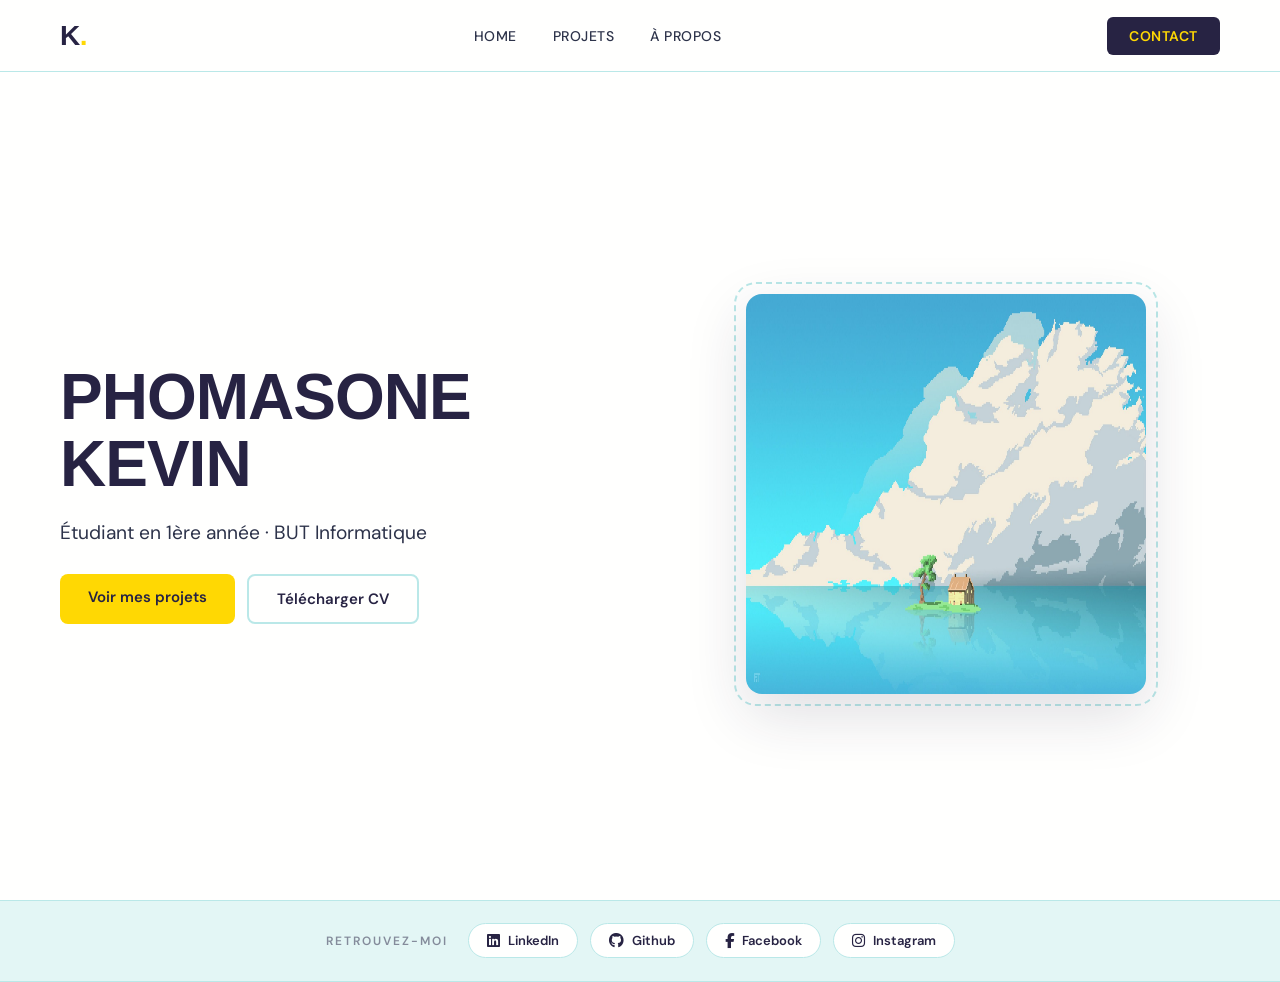
<file: index.html>
<!DOCTYPE html>
<html lang="fr">
<head>
    <meta charset="UTF-8">
    <meta name="viewport" content="width=device-width, initial-scale=1.0">
    <title>Kevin Phomasone — Portfolio</title>
    <link href="style.css" rel="stylesheet">
    <link href="https://api.fontshare.com/v2/css?f[]=clash-display@200,300,400,500,600,700&display=swap" rel="stylesheet">
    <link href="https://fonts.googleapis.com/css2?family=Playfair+Display:wght@600;700&family=DM+Sans:wght@400;500;600&display=swap" rel="stylesheet">
    <link rel="stylesheet" href="https://cdnjs.cloudflare.com/ajax/libs/font-awesome/6.5.1/css/all.min.css">
</head>
<body>

    <!-- NAVBAR -->
    <nav class="navbar">
        <a href="index.html" class="logo">K<span>.</span></a>

        <ul class="nav-center">
            <li><a href="index.html">Home</a></li>
            <li><a href="Projets/projet.html">Projets</a></li>
            <li><a href="about.html">À propos</a></li>
        </ul>

        <a href="contact.html" class="btn-contact">Contact</a>

        <button class="hamburger" id="hamburgerBtn" aria-label="Ouvrir le menu">
            <span></span>
            <span></span>
            <span></span>
        </button>
    </nav>

    <!-- MENU MOBILE -->
    <div class="mobile-menu" id="mobileMenu">
        <a href="index.html">Home</a>
        <a href="Projets/projet.html">Projets</a>
        <a href="about.html">À propos</a>
        <a href="#contact" class="btn-contact-mob">Contact</a>
    </div>

    <!-- HERO -->
    <section class="hero-container">
        <div class="hero-content">
            <h1 class="name">
                PHOMASONE<br>
                <span class="accent">KEVIN</span>
            </h1>
            <p class="subtitle">Étudiant en 1ère année · BUT Informatique</p>
            <div class="hero-cta">
                <a href="Projets/projet.html" class="cta-primary">Voir mes projets</a>
                <a href="assets/Portfolio.pdf" class="cta-secondary">Télécharger CV</a>
            </div>
        </div>

        <div class="hero-visual">
            <div class="image-wrapper">
                <img src="assets/icon.jpg" alt="Portrait de Kevin Phomasone">
     
            </div>
        </div>
    </section>

    <!-- SOCIAL BAR -->
    <div class="social-bar" id = "contact">
        <span class="social-label">Retrouvez-moi</span>
        <a href="https://www.linkedin.com/in/phomasone-kevin-537251385/" class="social-btn">
            <i class="fab fa-linkedin"></i>
            <span>LinkedIn</span>
        </a>
        <a href="https://github.com/im-midnight" class="social-btn">
            <i class="fab fa-github"></i>
            <span>Github</span>
        </a>  
        <a href="https://www.facebook.com/profile.php?id=100073947349521&sk=directory_intro" class="social-btn">
            <i class="fab fa-facebook-f"></i>
            <span>Facebook</span>
        </a>
        <a href="https://www.instagram.com/im._.kebin/" class="social-btn">
            <i class="fab fa-instagram"></i>
            <span>Instagram</span>
        </a>
    </div>

    <script>
        const btn = document.getElementById('hamburgerBtn');
        const menu = document.getElementById('mobileMenu');
        const closeBtn = document.getElementById('menuClose');

        function openMenu() {
            menu.classList.add('open');
            btn.classList.add('active');
        }
        function closeMenu() {
            menu.classList.remove('open');
            btn.classList.remove('active');
        }

        btn.addEventListener('click', () => {
            menu.classList.contains('open') ? closeMenu() : openMenu();
        });
        closeBtn.addEventListener('click', closeMenu);
        menu.querySelectorAll('a').forEach(link => link.addEventListener('click', closeMenu));
    </script>

</body>
</html>
</file>
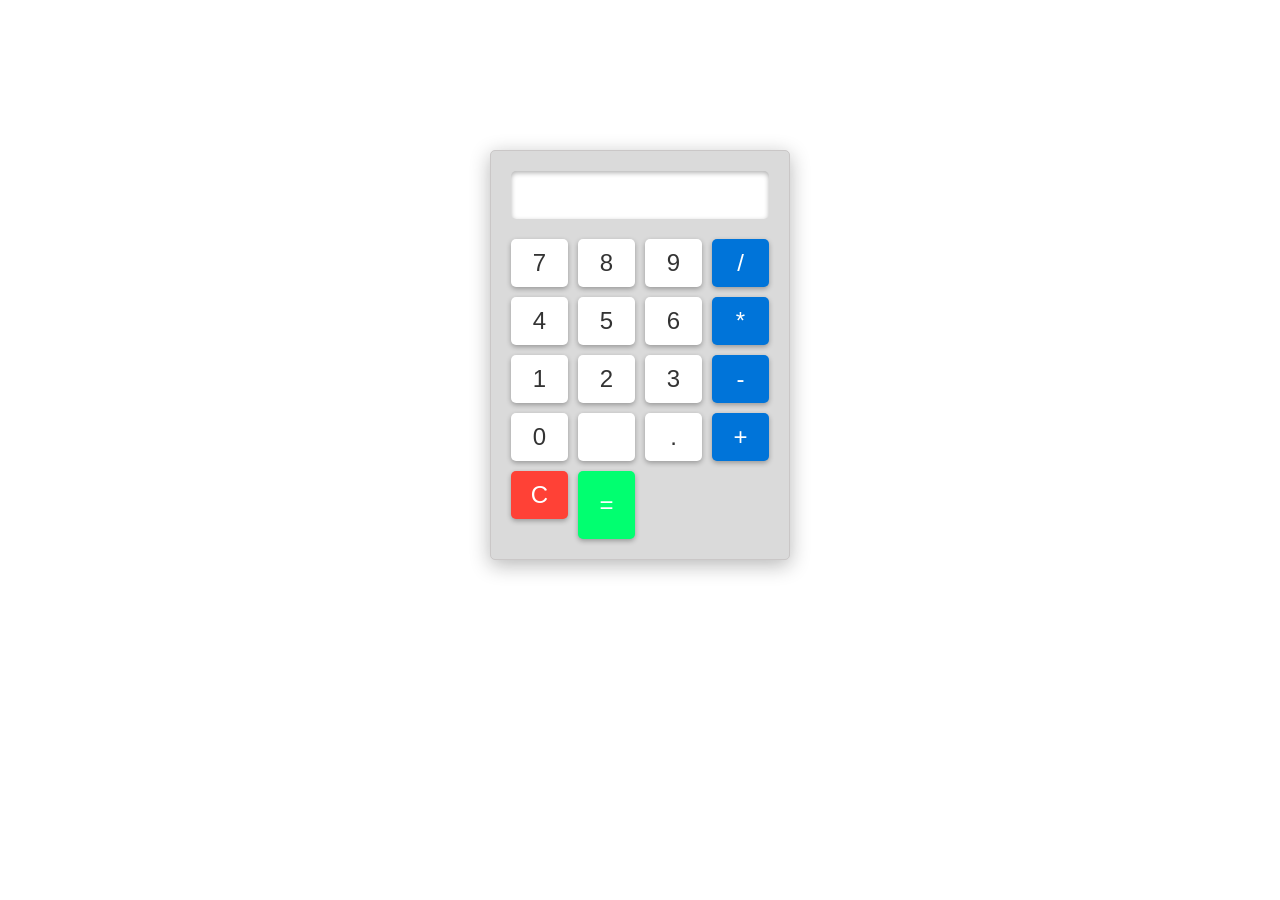
<file: Projets/web/Calculator/index.html>
<!DOCTYPE html>
<html lang="en">
<head>
    <meta charset="UTF-8">
    <meta http-equiv="X-UA-Compatible" content="IE=edge">
    <meta name="viewport" content="width=device-width, initial-scale=1.0">
    <title>Calculator</title>
    <link rel="stylesheet" href="style.css">
</head>
<body>
    <div class="calculator">
        <input type="text" id="result" readonly>
        <div class="buttons">
            <button class="number">7</button>
            <button class="number">8</button>
            <button class="number">9</button>
            <button class="operator">/</button>
            <button class="number">4</button>
            <button class="number">5</button>
            <button class="number">6</button>
            <button class="operator">*</button>
            <button class="number">1</button>
            <button class="number">2</button>
            <button class="number">3</button>
            <button class="operator">-</button>
            <button class="number">0</button>
            <button class="number"></button>
            <button class="decimal">.</button>  
            <button class="operator">+</button>
            <button class="clear">C</button>
            <button class="equals">=</button>

           

        </div>
    </div>
    <script src="script.js"></script>
</body>
</html>
</file>
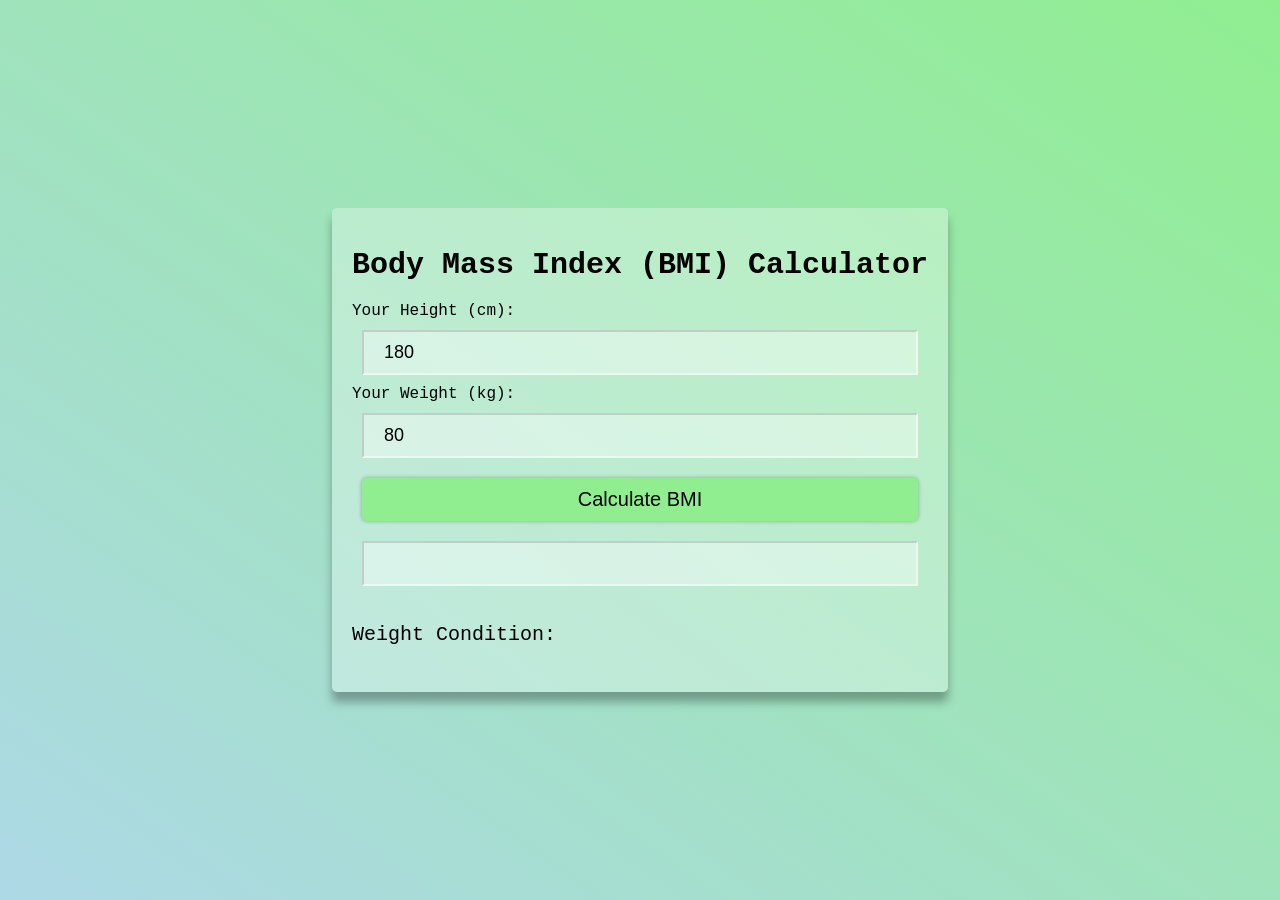
<file: Projets/web/realbmi/index.html>
<!DOCTYPE html>
<html lang="en">
<head>
    <meta charset="UTF-8">
    <meta http-equiv="X-UA-Compatible" content="IE=edge">
    <meta name="viewport" content="width=device-width, initial-scale=1.0">
    <title>BMI Calculator</title>
    <link rel="stylesheet" href="style.css">
</head>
<body>
    <div class="container">
        <h1 class="heading">Body Mass Index (BMI) Calculator</h1>
        Your Height (cm):
        <input type="number" class="input" id="height" value="180" placeholder="Enter your height in cm">
        Your Weight (kg):
        <input type="number" class="input" id="weight" value="80" placeholder="Enter your weight in kg">
        <button class="btn" id="btn">Calculate BMI</button>
        <input disabled type="text" class="input" id="bmi-result">
        <h4 class="info-text">Weight Condition: <span id="weight-condition"></span></h4>
    </div>
    <script src="index.js"></script>
</body>
</html>
</file>
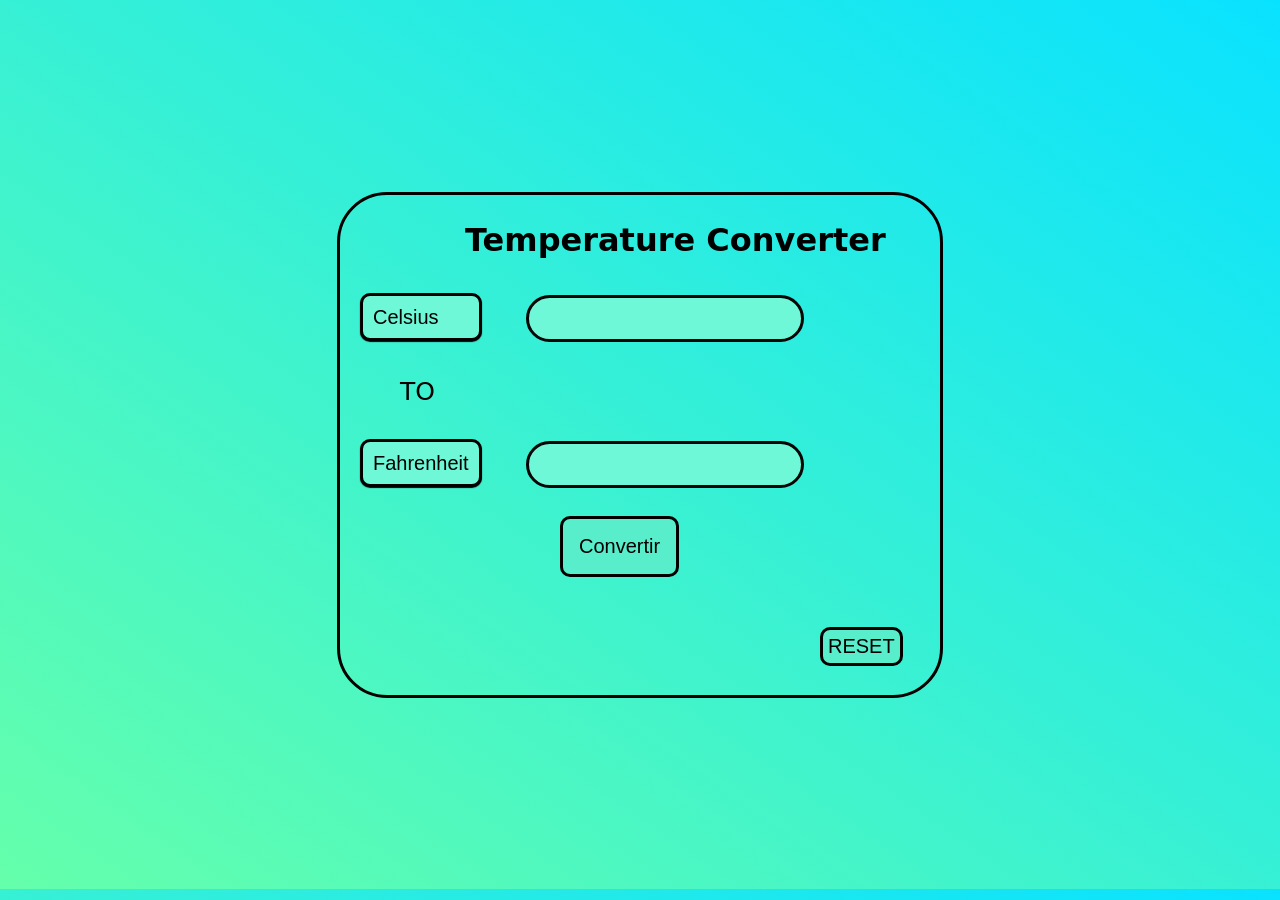
<file: Projets/web/temperature/index.html>
<!DOCTYPE html>
<html lang="en">
<head>
    <meta charset="UTF-8">
    <meta http-equiv="X-UA-Compatible" content="IE=edge">
    <meta name="viewport" content="width=device-width, initial-scale=1.0">
    <title>Temperature Converter</title>
    <link rel="stylesheet" href="style.css">
    <script src="script.js"></script>
</head>
<body>
    <div class = "page">
        <div class = "donnees">
            <h1>Temperature Converter</h1>
            <select class ="premier" id="Premier">
                <option value="CEL" selected>Celsius</option>
                <option class = "test" value="FAH">Fahrenheit</option>
                <option class = "test" value="KEL">Kelvin</option>
            </select>

            <input type="number" class = "input" id="premier_temp" >
            <p>TO</p>

            <select class ="deuxieme" id="Deuxieme">
                <option value="FAH" selected>Fahrenheit</option>
                <option value="CEL">Celsius</option>
                <option value="KEL">Kelvin</option>
            </select>

            <input type="number" class = "input "id="deuxieme_temp" >  
            <br></br> 
            <button class = "bouton" onclick="convertir()">Convertir</button>
            <button class = "bouton2" onclick="reset()">RESET</button>

        </div>
    </div>
</body>
</html>
</file>
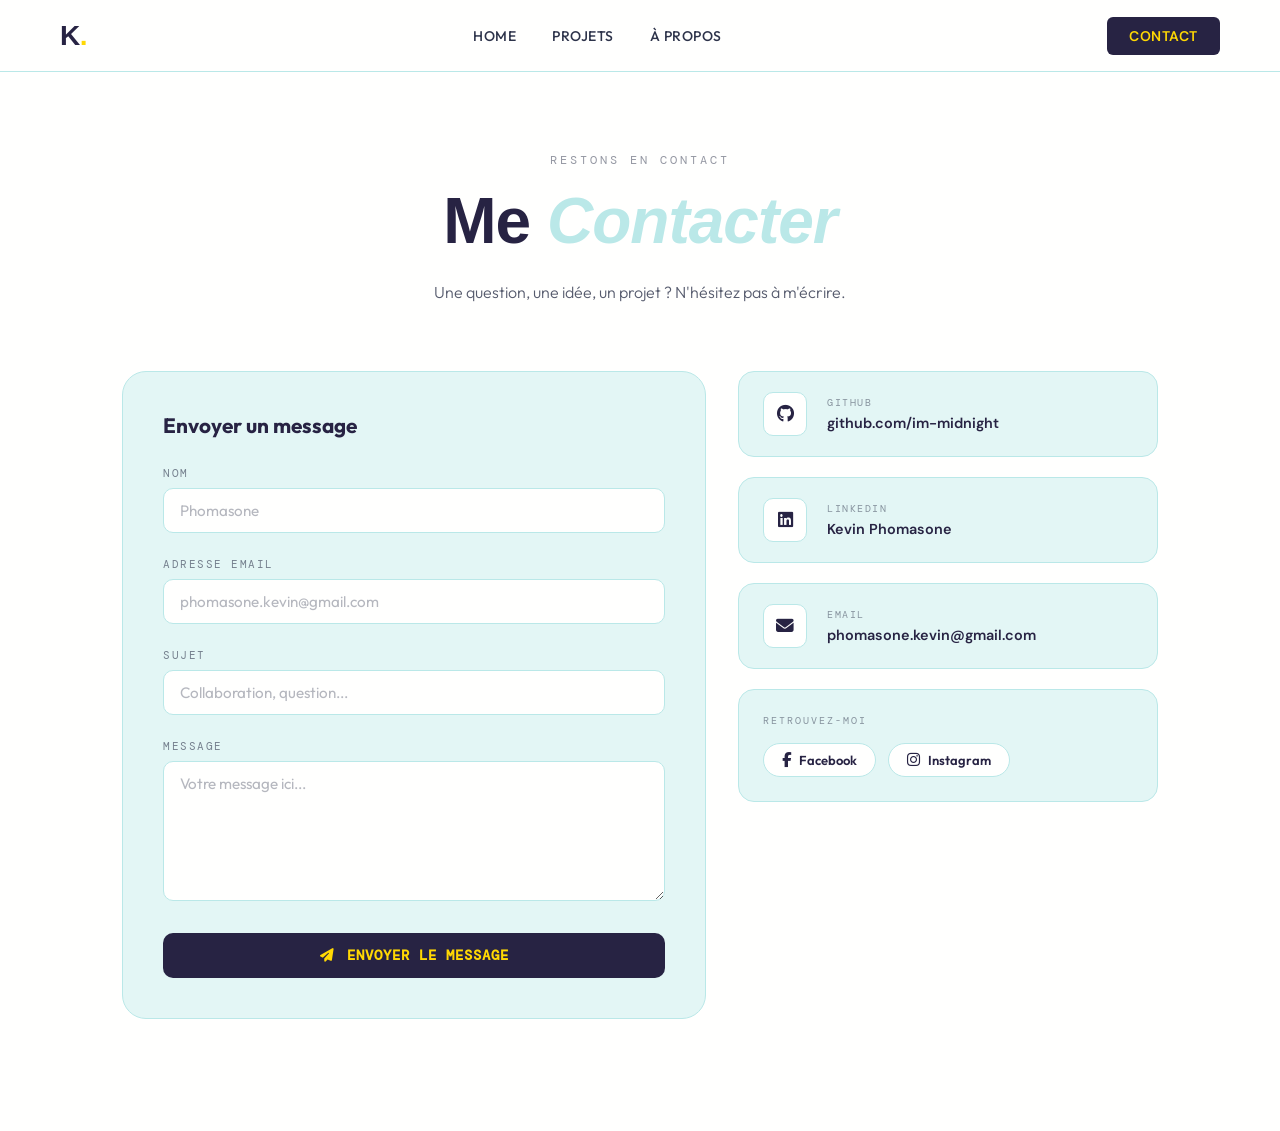
<file: contact.html>
<!DOCTYPE html>
<html lang="fr">
<head>
    <meta charset="UTF-8">
    <meta name="viewport" content="width=device-width, initial-scale=1.0">
    <title>Kevin Phomasone — Contact</title>
    <link rel="preconnect" href="https://fonts.googleapis.com">
    <link rel="preconnect" href="https://fonts.gstatic.com" crossorigin>
    <link href="https://api.fontshare.com/v2/css?f[]=clash-display@200,300,400,500,600,700&display=swap" rel="stylesheet">
    <link href="https://fonts.googleapis.com/css2?family=Playfair+Display:ital,wght@0,700;0,900;1,700&family=DM+Mono:wght@400;500&family=Outfit:wght@300;400;500;600&family=DM+Sans:wght@400;500;600&display=swap" rel="stylesheet">
    <link rel="stylesheet" href="https://cdnjs.cloudflare.com/ajax/libs/font-awesome/6.5.1/css/all.min.css">
    <link href="style.css" rel="stylesheet">
    <link href="contact.css" rel="stylesheet">
</head>
<body>

    <!-- NAVBAR -->
    <nav class="navbar">
        <a href="index.html" class="logo">K<span>.</span></a>
        <ul class="nav-center">
            <li><a href="index.html">Home</a></li>
            <li><a href="Projets/projet.html">Projets</a></li>
            <li><a href="about.html">À propos</a></li>
        </ul>
        <a href="contact.html" class="btn-contact">Contact</a>
        <button class="hamburger" id="hamburgerBtn" aria-label="Ouvrir le menu">
            <span></span><span></span><span></span>
        </button>
    </nav>

    <!-- MENU MOBILE -->
    <div class="mobile-menu" id="mobileMenu">
        <button class="mobile-menu-close" id="menuClose" aria-label="Fermer">&times;</button>
        <a href="index.html">Home</a>
        <a href="Projets/projet.html">Projets</a>
        <a href="about.html">À propos</a>
        <a href="contact.html" class="btn-contact-mob">Contact</a>
    </div>

    <div class="contact-wrap">

        <!-- HERO -->
        <div class="contact-hero">
            <p class="contact-label">Restons en contact</p>
            <h1 class="contact-title">Me <em>Contacter</em></h1>
            <p class="contact-desc">Une question, une idée, un projet ? N'hésitez pas à m'écrire.</p>
        </div>

        <!-- GRILLE PRINCIPALE -->
        <div class="contact-grid">
            <form action="https://formspree.io/f/meewqwpe" method="post">
                <!-- FORMULAIRE -->
                <div class="contact-form-card">
                    <p class="contact-form-title">Envoyer un message</p>

                    <div class="form-group">
                        <label for="name" class="form-label">Nom</label>
                        <input id="name" name="name" type="text" class="form-input" placeholder="Phomasone">
                    </div>

                    <div class="form-group">
                        <label for="email" class="form-label">Adresse email</label>
                        <input  id="email" name="email" type="email" class="form-input" placeholder="phomasone.kevin@gmail.com">
                    </div>

                    <div class="form-group">
                        <label for="subject" class="form-label">Sujet</label>
                        <input id="subject" name="subject" class="form-input" placeholder="Collaboration, question...">
                    </div>

                    <div class="form-group">
                        <label for="message" class="form-label">Message</label>
                        <textarea id="message" name="message" class="form-textarea" placeholder="Votre message ici..."></textarea>
                    </div>

                    <input type="text" name="_gotcha" style="display:none">

                    <button type="submit" class="form-submit">
                        <i class="fas fa-paper-plane"></i>
                        Envoyer le message
                    </button>
                </div>
            </form>

            <!-- INFOS CONTACT -->
            <div class="contact-info">

                <div class="contact-info-card">
                    <div class="contact-info-icon"><i class="fab fa-github"></i></div>
                    <div>
                        <p class="contact-info-label">GitHub</p>
                        <a href="https://github.com/im-midnight" target="_blank" class="contact-info-value">github.com/im-midnight</a>
                    </div>
                </div>

                <div class="contact-info-card">
                    <div class="contact-info-icon"><i class="fab fa-linkedin"></i></div>
                    <div>
                        <p class="contact-info-label">LinkedIn</p>
                        <a href="https://www.linkedin.com/in/phomasone-kevin-537251385/"" class="contact-info-value">Kevin Phomasone</a>
                    </div>
                </div>

                <div class="contact-info-card">
                    <div class="contact-info-icon"><i class="fas fa-envelope"></i></div>
                    <div>
                        <p class="contact-info-label">Email</p>
                        <a href="mailto:phomasone.kevin@gmail.com" class="contact-info-value">phomasone.kevin@gmail.com</a>
                    </div>
                </div>

                <!-- RÉSEAUX -->
                <div class="contact-socials">
                    <p class="contact-socials-title">Retrouvez-moi</p>
                    <div class="contact-socials-row">
                        <a href="https://www.facebook.com/profile.php?id=100073947349521&sk=directory_intro" class="social-btn">
                            <i class="fab fa-facebook-f"></i>
                            <span>Facebook</span>
                        </a>
                        <a href="https://www.instagram.com/im._.kebin/" class="social-btn">
                            <i class="fab fa-instagram"></i>
                            <span>Instagram</span>
                        </a>
                    </div>
                </div>

            </div>
        </div>

    </div>

    <script>
        const btn = document.getElementById('hamburgerBtn');
        const menu = document.getElementById('mobileMenu');
        const closeBtn = document.getElementById('menuClose');

        function openMenu() { menu.classList.add('open'); btn.classList.add('active'); }
        function closeMenu() { menu.classList.remove('open'); btn.classList.remove('active'); }

        btn.addEventListener('click', () => menu.classList.contains('open') ? closeMenu() : openMenu());
        closeBtn.addEventListener('click', closeMenu);
        menu.querySelectorAll('a').forEach(l => l.addEventListener('click', closeMenu));
        

        // Animations scroll
        const observer = new IntersectionObserver((entries) => {
            entries.forEach(e => { if (e.isIntersecting) { e.target.classList.add('visible'); observer.unobserve(e.target); } });
        }, { threshold: 0.1 });

        document.querySelectorAll('.contact-hero, .contact-form-card, .contact-info-card, .contact-availability, .contact-socials')
            .forEach(el => observer.observe(el));
    </script>

</body>
</html>
</file>
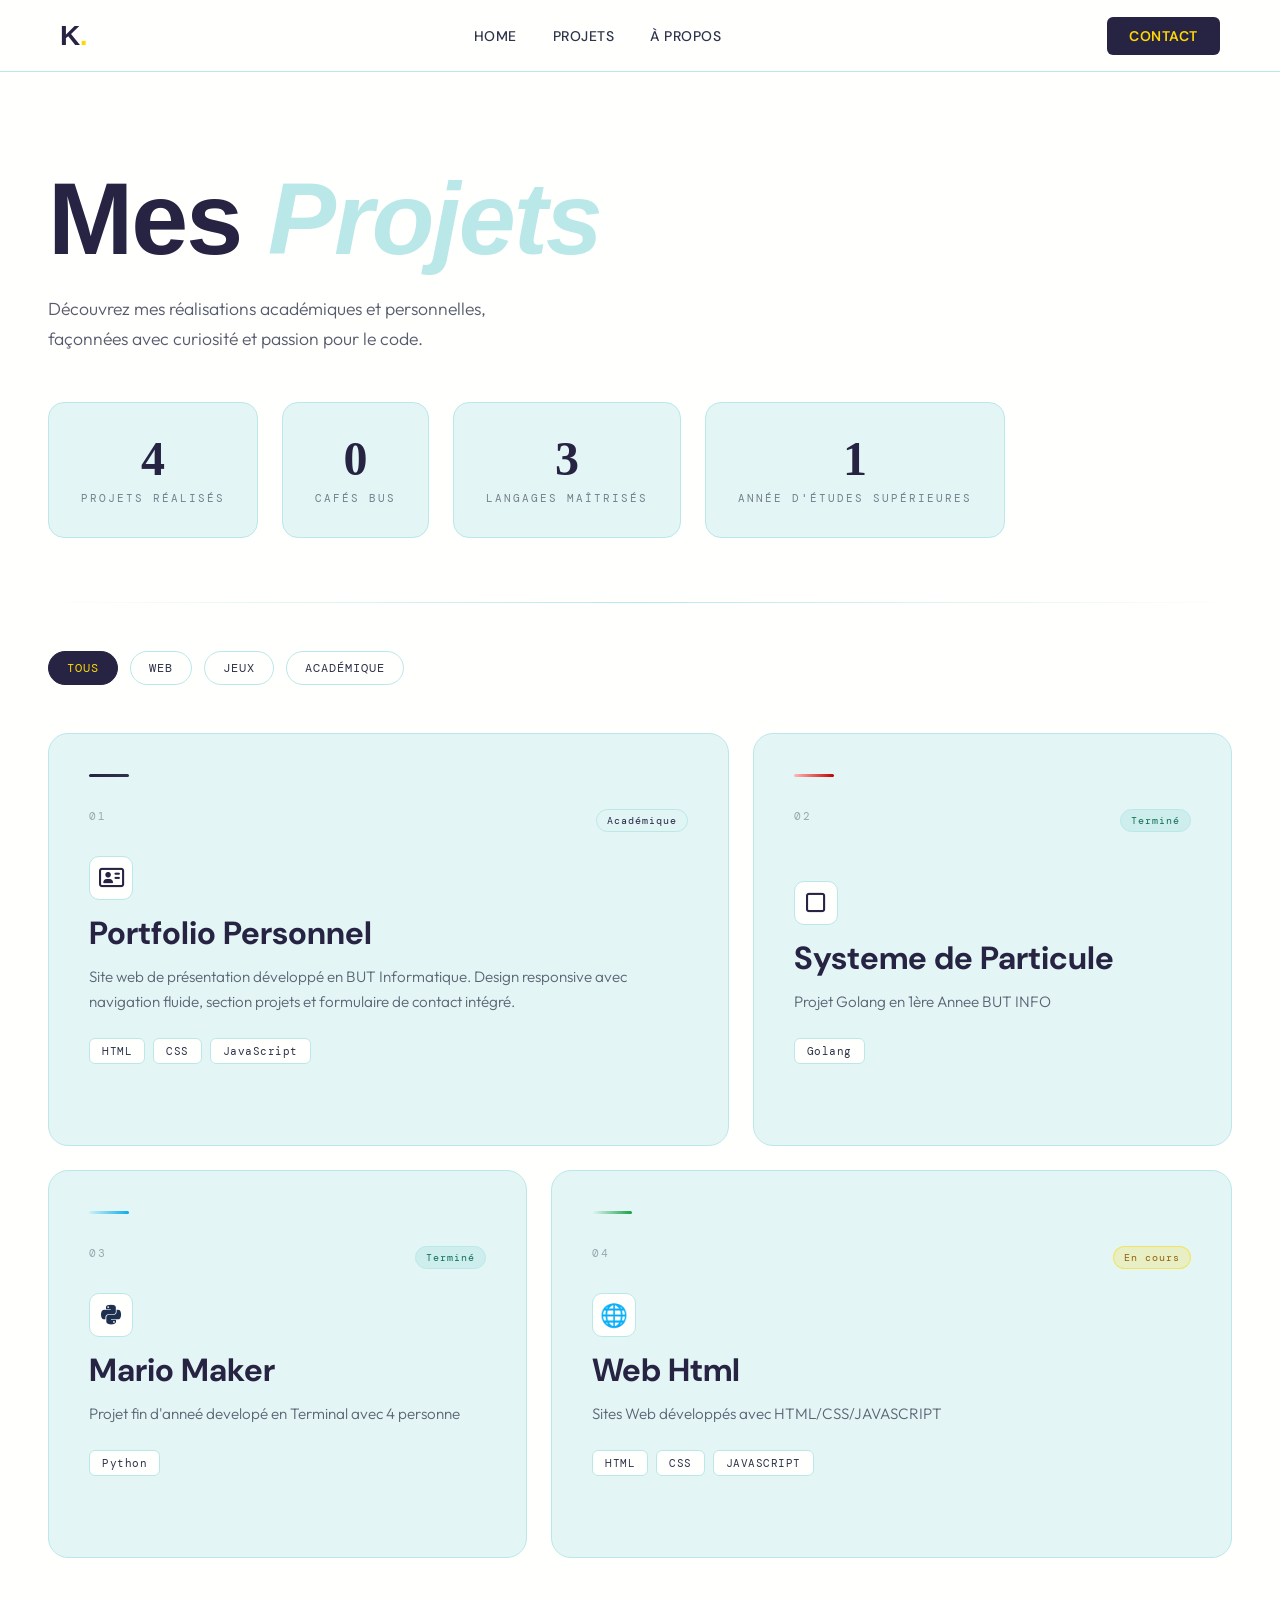
<file: Projets/projet.html>
<!DOCTYPE html>
<html lang="fr">
<head>
    <meta charset="UTF-8">
    <meta name="viewport" content="width=device-width, initial-scale=1.0">
    <link href="https://api.fontshare.com/v2/css?f[]=clash-display@200,300,400,500,600,700&display=swap" rel="stylesheet">
    <link href="https://fonts.googleapis.com/css2?family=Playfair+Display:ital,wght@0,700;0,900;1,700&family=DM+Mono:wght@400;500&family=Outfit:wght@300;400;500;600&display=swap" rel="stylesheet">
    <link href="https://fonts.googleapis.com/css2?family=Playfair+Display:wght@600;700&family=DM+Sans:wght@400;500;600&display=swap" rel="stylesheet">
    <link rel="stylesheet" href="https://cdnjs.cloudflare.com/ajax/libs/font-awesome/6.5.1/css/all.min.css">
    <link href="../style.css" rel="stylesheet">
    <link href="style_projet.css" rel="stylesheet">
    <script src="projet.js"></script>
    <title>Kevin Phomasone — Projets</title>
</head>
<body>
    <div class="parent">

        <!-- NAVBAR -->
        <nav class="navbar">
            <a href="../index.html" class="logo">K<span>.</span></a>

            <ul class="nav-center">
                <li><a href="../index.html">Home</a></li>
                <li><a href="projet.html">Projets</a></li>
                <li><a href="../about.html">À propos</a></li>
            </ul>

            <a href="../contact.html" class="btn-contact">Contact</a>

            <button class="hamburger" id="hamburgerBtn" aria-label="Ouvrir le menu">
                <span></span>
                <span></span>
                <span></span>
            </button>
        </nav>

        <!-- MENU MOBILE -->
        <div class="mobile-menu" id="mobileMenu">
            <button class="mobile-menu-close" id="menuClose" aria-label="Fermer le menu">&times;</button>
            <a href="../index.html">Home</a>
            <a href="projet.html">Projets</a>
            <a href="../about.html">À propos</a>
            <a href="../contact.html" class="btn-contact-mob">Contact</a>
        </div>

        <!-- Hero -->
        <div class="projects-hero">
            <h1>Mes <em>Projets</em></h1>
            <p>Découvrez mes réalisations académiques et personnelles, façonnées avec curiosité et passion pour le code.</p>
        </div>

        <!-- Stats -->
        <div class="stats-section">
            <div class="stat-card">
                <div class="stat-number">4</div>
                <div class="stat-label">Projets réalisés</div>
            </div>
            <div class="stat-card">
                <div class="stat-number">0</div>
                <div class="stat-label">Cafés bus</div>
            </div>
            <div class="stat-card">
                <div class="stat-number">3</div>
                <div class="stat-label">Langages maîtrisés</div>
            </div>
            <div class="stat-card">
                <div class="stat-number">1</div>
                <div class="stat-label">Année d'études supérieures</div>
            </div>
        </div>

        <!-- Divider -->
        <div class="section-divider">
            <div class="divider-line"></div>
        </div>

        <!-- Filter -->
        <div class="filter-bar">
            <button type="button" class="filter-btn active" onclick="filterCards('all', this)">Tous</button>
            <button type="button" class="filter-btn" onclick="filterCards('web', this)">Web</button>
            <button type="button" class="filter-btn" onclick="filterCards('game', this)">Jeux</button>
            <button type="button" class="filter-btn" onclick="filterCards('school', this)">Académique</button>
        </div>

        <!-- Projects Grid -->
        <div class="projects-grid" id="projects-grid">

            <!-- Card 1 - Large -->
            <div href="projet.html" class="project-card card-large" data-cat="web school">
                <div class="card-bg"></div>
                <div class="card-inner">
                    <div class="card-accent accent-purple"></div>
                    <div class="card-header">
                        <span class="card-number">01</span>
                        <span class="card-status status-school">Académique</span>
                    </div>
                    <div class="card-body">
                        <span class="feat-icon"><i class="fa-regular fa-address-card"></i></span>
                        <h2 class="card-title">Portfolio Personnel</h2>
                        <p class="card-desc">Site web de présentation développé en BUT Informatique. Design responsive avec navigation fluide, section projets et formulaire de contact intégré.</p>
                        <div class="tech-stack">
                            <span class="tech-tag">HTML</span>
                            <span class="tech-tag">CSS</span>
                            <span class="tech-tag">JavaScript</span>
                        </div>
                        <a href="../index.html" class="card-link">
                            Voir le projet
                            <svg width="14" height="14" viewBox="0 0 14 14" fill="none">
                                <path d="M1 13L13 1M13 1H5M13 1V9" stroke="currentColor" stroke-width="1.5" stroke-linecap="round" stroke-linejoin="round"/>
                            </svg>
                        </a>
                    </div>
                </div>
            </div>

            <!-- Card 2 - Medium -->
            <div class="project-card card-medium" data-cat="game school">
                <div class="card-bg"></div>
                <div class="card-inner">
                    <div class="card-accent accent-red"></div>
                    <div class="card-header">
                        <span class="card-number">02</span>
                        <span class="card-status status-done">Terminé</span>
                    </div>
                    <div class="card-body">
                        <span class="feat-icon"><i class="fa-chisel fa-regular fa-square"></i></span>
                        <h2 class="card-title">Systeme de Particule</h2>
                        <p class="card-desc">Projet Golang en 1ère Annee BUT INFO</p>
                        <div class="tech-stack">
                            <span class="tech-tag">Golang</span>
                        </div>
                        <a href="particule/particule.html" class="card-link">
                            Voir le projet
                            <svg width="14" height="14" viewBox="0 0 14 14" fill="none">
                                <path d="M1 13L13 1M13 1H5M13 1V9" stroke="currentColor" stroke-width="1.5" stroke-linecap="round" stroke-linejoin="round"/>
                            </svg>
                        </a>
                    </div>
                </div>
            </div>

            <!-- Card 3 - Small -->
            <div class="project-card card-medium" data-cat="game">
                <div class="card-bg"></div>
                <div class="card-inner">
                    <div class="card-accent accent-blue"></div>
                    <div class="card-header">
                        <span class="card-number">03</span>
                        <span class="card-status status-done">Terminé</span>
                    </div>
                    <div class="card-body">
                        <span class="feat-icon"><i class="fa-brands fa-python" style="color: rgb(30, 48, 80);"></i></span>
                        <h2 class="card-title">Mario Maker</h2>
                        <p class="card-desc">Projet fin d'anneé developé en Terminal avec 4 personne</p>
                        <div class="tech-stack">
                            <span class="tech-tag">Python</span>
                        </div>
                        <a href="python/py.html" class="card-link">
                            Voir le projet
                            <svg width="14" height="14" viewBox="0 0 14 14" fill="none">
                                <path d="M1 13L13 1M13 1H5M13 1V9" stroke="currentColor" stroke-width="1.5" stroke-linecap="round" stroke-linejoin="round"/>
                            </svg>
                        </a>
                    </div>
                </div>
            </div>

            <!-- Card 4 - Small -->
            <div class="project-card card-large" data-cat="web">
                <div class="card-bg"></div>
                <div class="card-inner">
                    <div class="card-accent accent-green"></div>
                    <div class="card-header">
                        <span class="card-number">04</span>
                        <span class="card-status status-wip">En cours</span>
                    </div>
                    <div class="card-body">
                        <span class="feat-icon">🌐</span>
                        <h2 class="card-title">Web Html</h2>
                        <p class="card-desc">Sites Web développés avec HTML/CSS/JAVASCRIPT</p>
                        <div class="tech-stack">
                            <span class="tech-tag">HTML</span>
                            <span class="tech-tag">CSS</span>
                            <span class="tech-tag">JAVASCRIPT</span>
                        </div>
                        <a href="web/web.html" class="card-link">
                            Voir le projet
                            <svg width="14" height="14" viewBox="0 0 14 14" fill="none">
                                <path d="M1 13L13 1M13 1H5M13 1V9" stroke="currentColor" stroke-width="1.5" stroke-linecap="round" stroke-linejoin="round"/>
                            </svg>
                        </a>
                    </div>
                </div>
            </div>


        </div>
    </div>

    <script>
        const btn = document.getElementById('hamburgerBtn');
        const menu = document.getElementById('mobileMenu');
        const closeBtn = document.getElementById('menuClose');

        function openMenu() {
            menu.classList.add('open');
            btn.classList.add('active');
        }
        function closeMenu() {
            menu.classList.remove('open');
            btn.classList.remove('active');
        }

        btn.addEventListener('click', () => {
            menu.classList.contains('open') ? closeMenu() : openMenu();
        });
        closeBtn.addEventListener('click', closeMenu);
        menu.querySelectorAll('a').forEach(link => link.addEventListener('click', closeMenu));
    </script>
</body>
</html>
</file>
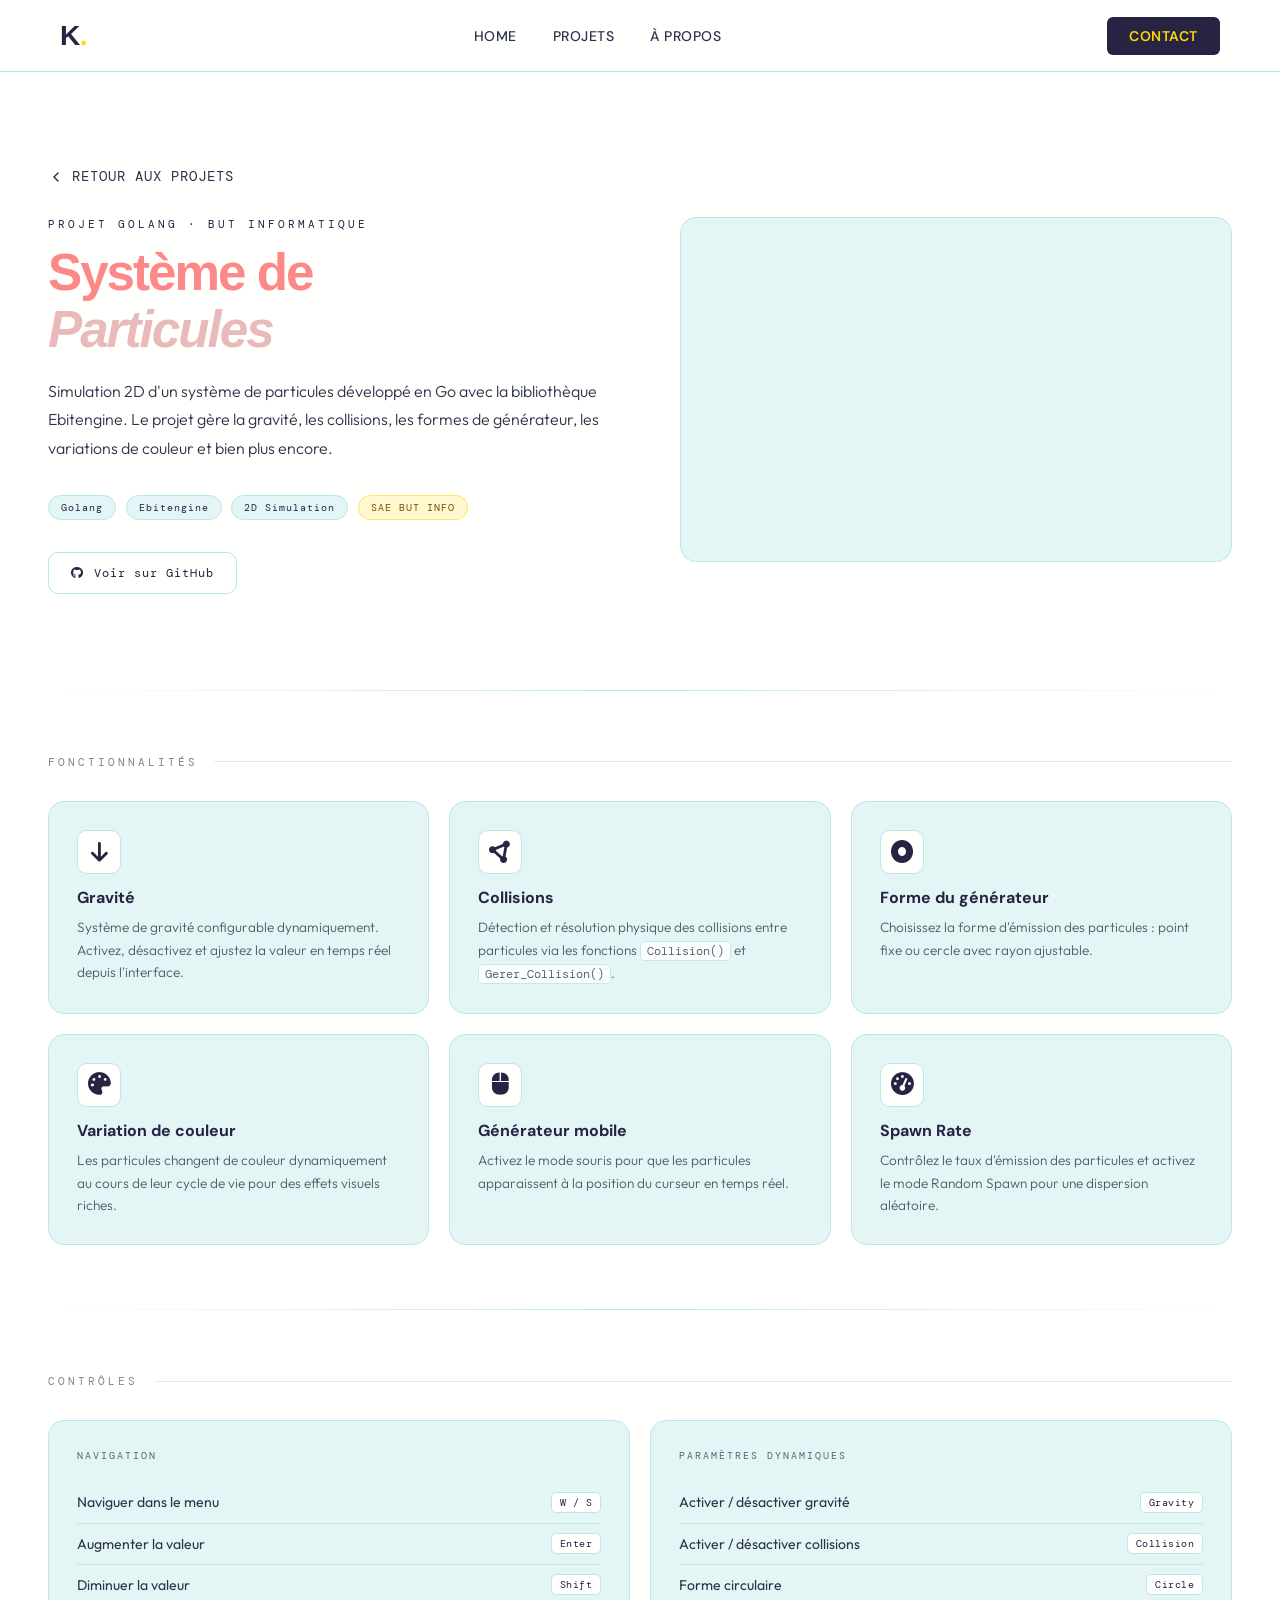
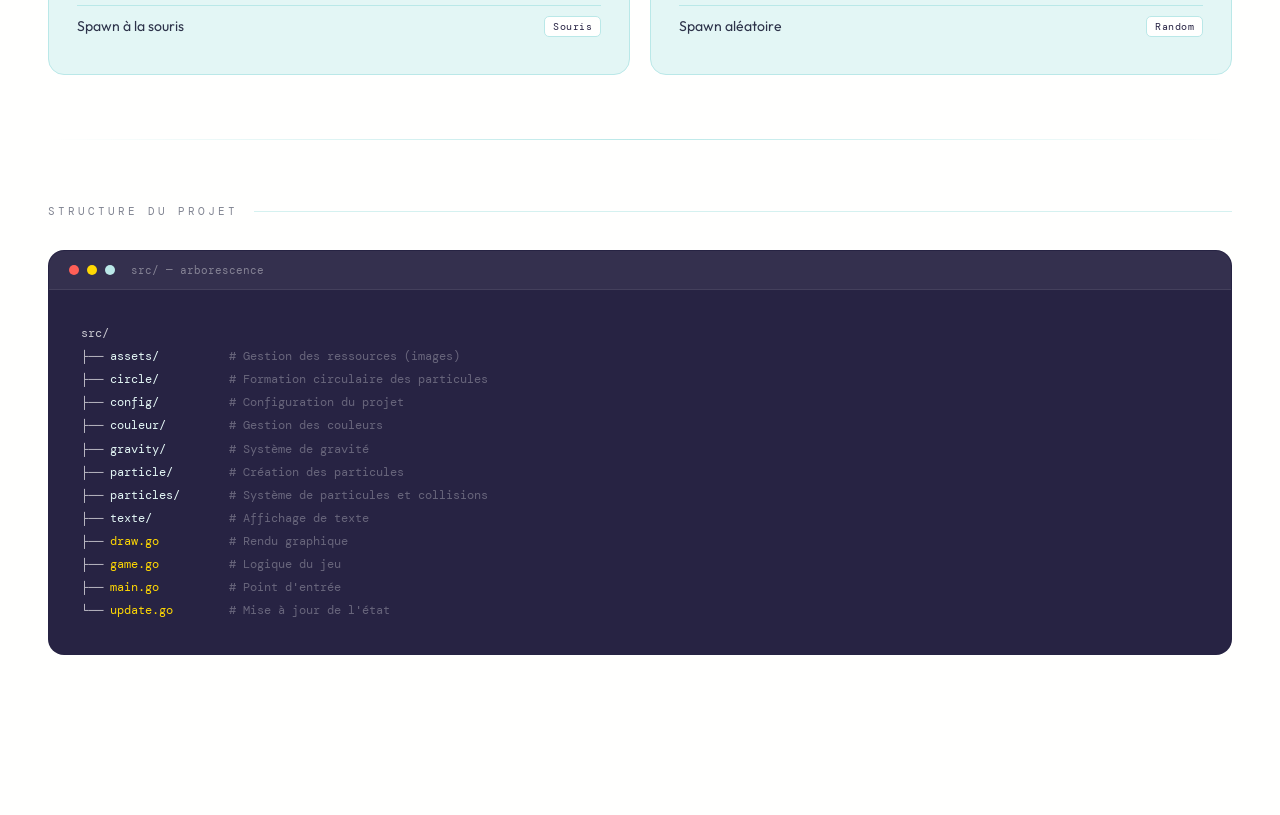
<file: Projets/particule/particule.html>
<!DOCTYPE html>
<html lang="fr">
<head>
    <meta charset="UTF-8">
    <meta name="viewport" content="width=device-width, initial-scale=1.0">
    <title>Kevin Phomasone — Système de Particules</title>
    <link rel="preconnect" href="https://fonts.googleapis.com">
    <link rel="preconnect" href="https://fonts.gstatic.com" crossorigin>
    <link href="https://api.fontshare.com/v2/css?f[]=clash-display@200,300,400,500,600,700&display=swap" rel="stylesheet">
    <link href="https://fonts.googleapis.com/css2?family=Playfair+Display:ital,wght@0,700;0,900;1,700&family=DM+Mono:wght@400;500&family=Outfit:wght@300;400;500;600&family=DM+Sans:wght@400;500;600&display=swap" rel="stylesheet">
    <link rel="stylesheet" href="https://cdnjs.cloudflare.com/ajax/libs/font-awesome/6.5.1/css/all.min.css">
    <link href="../../style.css" rel="stylesheet">
    <link href="particule.css" rel="stylesheet">
</head>
<body>

    <!-- NAVBAR -->
    <nav class="navbar">
        <a href="../../index.html" class="logo">K<span>.</span></a>
        <ul class="nav-center">
            <li><a href="../../index.html">Home</a></li>
            <li><a href="../projet.html">Projets</a></li>
            <li><a href="../../about.html">À propos</a></li>
        </ul>
        <a href="../../contact.html" class="btn-contact">Contact</a>
        <button class="hamburger" id="hamburgerBtn" aria-label="Ouvrir le menu">
            <span></span><span></span><span></span>
        </button>
    </nav>

    <!-- MENU MOBILE -->
    <div class="mobile-menu" id="mobileMenu">
        <button class="mobile-menu-close" id="menuClose" aria-label="Fermer">&times;</button>
        <a href="../../index.html">Home</a>
        <a href="../projet.html">Projets</a>
        <a href="../../about.html">À propos</a>
        <a href="../../contact.html" class="btn-contact-mob">Contact</a>
    </div>

    <div class="page-wrap">

        <!-- Back -->
        <a href="../projet.html" class="back-link">
            <svg width="16" height="16" viewBox="0 0 16 16" fill="none">
                <path d="M10 12L6 8L10 4" stroke="currentColor" stroke-width="1.5" stroke-linecap="round" stroke-linejoin="round"/>
            </svg>
            Retour aux projets
        </a>

        <!-- Hero -->
        <div class="hero">
            <div class="hero-left">
                <p class="hero-label">Projet Golang · BUT Informatique</p>
                <h1 class="hero-title"><span style="color: #fc8888; font-family: 'Clash Display', sans-serif";>Système de</span><br><em>Particules</em></h1>
                <p class="hero-desc">Simulation 2D d'un système de particules développé en Go avec la bibliothèque Ebitengine. Le projet gère la gravité, les collisions, les formes de générateur, les variations de couleur et bien plus encore.</p>
                <div class="badge-row">
                    <span class="badge">Golang</span>
                    <span class="badge">Ebitengine</span>
                    <span class="badge purple">2D Simulation</span>
                    <span class="badge orange">SAE BUT INFO</span>
                </div>
                <div class="hero-btns">
                    <a href="https://github.com/im-midnight/Projet-Particule" target="_blank" class="btn-github">
                        <i class="fab fa-github"></i> Voir sur GitHub
                    </a>
                </div>
            </div>

            <div class="hero-right">
                <div class="screenshot-main" id="mainShot">
                    <video autoplay muted loop playsinline>
                        <source src="../../assets/particle.mp4" type="video/mp4">
                    </video>
                </div>
            </div>
        </div>

        <div class="divider"></div>

        <!-- Features -->
        <p class="section-title">Fonctionnalités</p>
        <div class="features-grid">
            <div class="feat-card">
                <span class="feat-icon"><i class="fas fa-arrow-down"></i></span>
                <p class="feat-name">Gravité</p>
                <p class="feat-desc">Système de gravité configurable dynamiquement. Activez, désactivez et ajustez la valeur en temps réel depuis l'interface.</p>
            </div>
            <div class="feat-card">
                <span class="feat-icon"><i class="fas fa-circle-nodes"></i></span>
                <p class="feat-name">Collisions</p>
                <p class="feat-desc">Détection et résolution physique des collisions entre particules via les fonctions <code>Collision()</code> et <code>Gerer_Collision()</code>.</p>
            </div>
            <div class="feat-card">
                <span class="feat-icon"><i class="fas fa-circle-dot"></i></span>
                <p class="feat-name">Forme du générateur</p>
                <p class="feat-desc">Choisissez la forme d'émission des particules : point fixe ou cercle avec rayon ajustable.</p>
            </div>
            <div class="feat-card">
                <span class="feat-icon"><i class="fas fa-palette"></i></span>
                <p class="feat-name">Variation de couleur</p>
                <p class="feat-desc">Les particules changent de couleur dynamiquement au cours de leur cycle de vie pour des effets visuels riches.</p>
            </div>
            <div class="feat-card">
                <span class="feat-icon"><i class="fas fa-computer-mouse"></i></span>
                <p class="feat-name">Générateur mobile</p>
                <p class="feat-desc">Activez le mode souris pour que les particules apparaissent à la position du curseur en temps réel.</p>
            </div>
            <div class="feat-card">
                <span class="feat-icon"><i class="fas fa-gauge-high"></i></span>
                <p class="feat-name">Spawn Rate</p>
                <p class="feat-desc">Contrôlez le taux d'émission des particules et activez le mode Random Spawn pour une dispersion aléatoire.</p>
            </div>
        </div>

        <div class="divider"></div>

        <!-- Contrôles -->
        <p class="section-title">Contrôles</p>
        <div class="controls-grid">
            <div class="controls-card">
                <p class="controls-card-title">Navigation</p>
                <div class="ctrl-row">
                    <span class="ctrl-action">Naviguer dans le menu</span>
                    <span class="ctrl-key">W / S</span>
                </div>
                <div class="ctrl-row">
                    <span class="ctrl-action">Augmenter la valeur</span>
                    <span class="ctrl-key">Enter</span>
                </div>
                <div class="ctrl-row">
                    <span class="ctrl-action">Diminuer la valeur</span>
                    <span class="ctrl-key">Shift</span>
                </div>
                <div class="ctrl-row">
                    <span class="ctrl-action">Spawn à la souris</span>
                    <span class="ctrl-key">Souris</span>
                </div>
            </div>
            <div class="controls-card">
                <p class="controls-card-title">Paramètres dynamiques</p>
                <div class="ctrl-row">
                    <span class="ctrl-action">Activer / désactiver gravité</span>
                    <span class="ctrl-key">Gravity</span>
                </div>
                <div class="ctrl-row">
                    <span class="ctrl-action">Activer / désactiver collisions</span>
                    <span class="ctrl-key">Collision</span>
                </div>
                <div class="ctrl-row">
                    <span class="ctrl-action">Forme circulaire</span>
                    <span class="ctrl-key">Circle</span>
                </div>
                <div class="ctrl-row">
                    <span class="ctrl-action">Spawn aléatoire</span>
                    <span class="ctrl-key">Random</span>
                </div>
            </div>
        </div>

        <div class="divider"></div>

        <!-- Structure -->
        <p class="section-title">Structure du projet</p>
        <div class="code-block">
            <div class="code-header">
                <div class="code-dot" style="background:#ff5f57"></div>
                <div class="code-dot" style="background:#ffd803"></div>
                <div class="code-dot" style="background:#bae8e8"></div>
                <span class="code-filename">src/ — arborescence</span>
            </div>
<pre>src/
├── <span class="c-cls">assets/</span>          <span class="c-cm"># Gestion des ressources (images)</span>
├── <span class="c-cls">circle/</span>          <span class="c-cm"># Formation circulaire des particules</span>
├── <span class="c-cls">config/</span>          <span class="c-cm"># Configuration du projet</span>
├── <span class="c-cls">couleur/</span>         <span class="c-cm"># Gestion des couleurs</span>
├── <span class="c-cls">gravity/</span>         <span class="c-cm"># Système de gravité</span>
├── <span class="c-cls">particle/</span>        <span class="c-cm"># Création des particules</span>
├── <span class="c-cls">particles/</span>       <span class="c-cm"># Système de particules et collisions</span>
├── <span class="c-cls">texte/</span>           <span class="c-cm"># Affichage de texte</span>
├── <span class="c-fn">draw.go</span>          <span class="c-cm"># Rendu graphique</span>
├── <span class="c-fn">game.go</span>          <span class="c-cm"># Logique du jeu</span>
├── <span class="c-fn">main.go</span>          <span class="c-cm"># Point d'entrée</span>
└── <span class="c-fn">update.go</span>        <span class="c-cm"># Mise à jour de l'état</span></pre>
        </div>

    <script>
        const btn = document.getElementById('hamburgerBtn');
        const menu = document.getElementById('mobileMenu');
        const closeBtn = document.getElementById('menuClose');

        function openMenu() { menu.classList.add('open'); btn.classList.add('active'); }
        function closeMenu() { menu.classList.remove('open'); btn.classList.remove('active'); }

        btn.addEventListener('click', () => menu.classList.contains('open') ? closeMenu() : openMenu());
        closeBtn.addEventListener('click', closeMenu);
        menu.querySelectorAll('a').forEach(l => l.addEventListener('click', closeMenu));

        const observer = new IntersectionObserver((entries) => {
            entries.forEach(e => { if (e.isIntersecting) e.target.classList.add('visible'); });
        }, { threshold: 0.1 });

        document.querySelectorAll(
            '.back-link, .hero-label, .hero-title, .hero-desc, .badge-row, .hero-btns, .feat-card, .controls-grid, .team-grid, .code-block'
        ).forEach(el => observer.observe(el));
    </script>
</body>
</html>
</file>
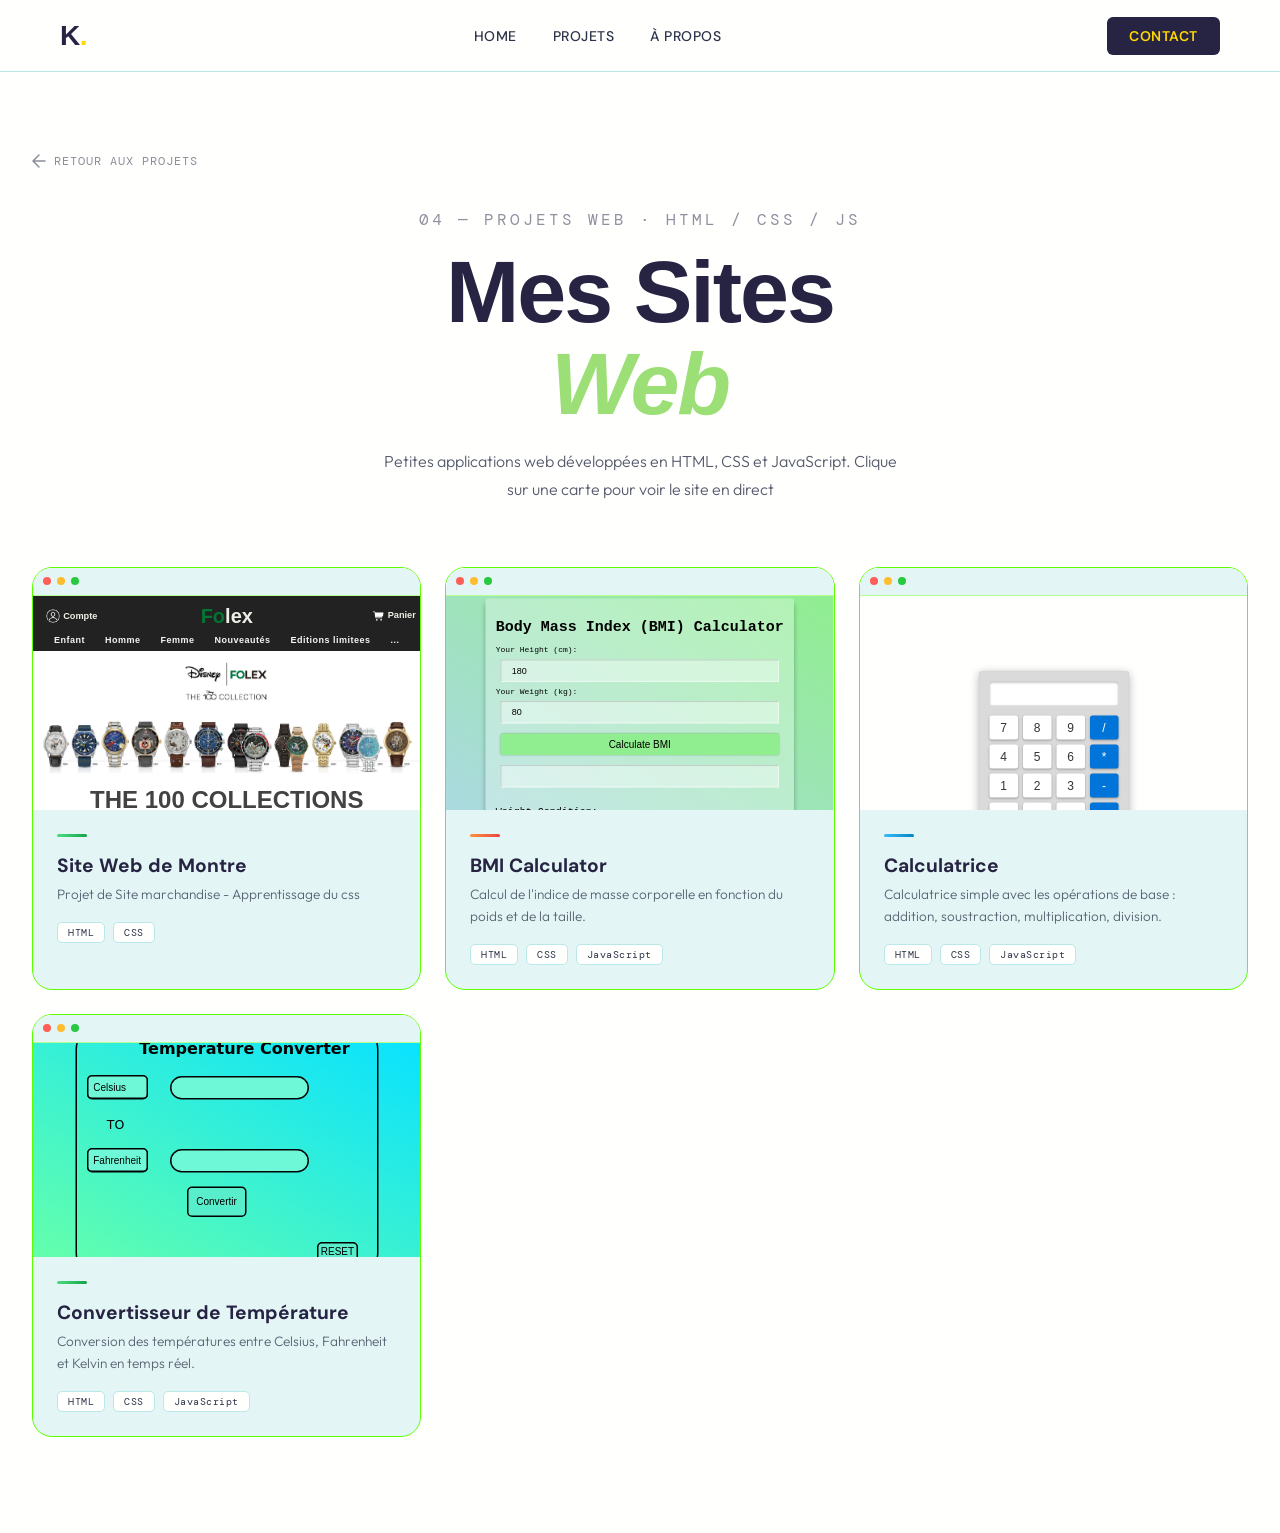
<file: Projets/web/web.html>
<!DOCTYPE html>
<html lang="fr">
<head>
    <meta charset="UTF-8">
    <meta name="viewport" content="width=device-width, initial-scale=1.0">
    <link href="https://api.fontshare.com/v2/css?f[]=clash-display@200,300,400,500,600,700&display=swap" rel="stylesheet">
    <link href="https://fonts.googleapis.com/css2?family=Playfair+Display:wght@600;700&family=DM+Sans:wght@400;500;600&display=swap" rel="stylesheet">
    <link href="https://fonts.googleapis.com/css2?family=Playfair+Display:ital,wght@0,700;0,900;1,700&family=DM+Mono:wght@400;500&family=Outfit:wght@300;400;500;600&display=swap" rel="stylesheet">
    <link href="../../style.css" rel="stylesheet">
    <link href="web.css" rel="stylesheet">
    <script src="web.js"></script>
    <title>Kevin — Projets Web</title>
     
</head>
<body>
     <!-- NAVBAR -->
    <nav class="navbar">
        <a href="../../index.html" class="logo">K<span>.</span></a>

        <ul class="nav-center">
            <li><a href="../../index.html">Home</a></li>
            <li><a href="../projet.html">Projets</a></li>
            <li><a href="../../about.html">À propos</a></li>
        </ul>

        <a href="../../contact.html" class="btn-contact">Contact</a>

        <button class="hamburger" id="hamburgerBtn" aria-label="Ouvrir le menu">
            <span></span>
            <span></span>
            <span></span>
        </button>
    </nav>

    <!-- MENU MOBILE -->
    <div class="mobile-menu" id="mobileMenu">
        <button class="mobile-menu-close" id="menuClose" aria-label="Fermer">&times;</button>
        <a href="../../index.html">Home</a>
        <a href="../projet.html">Projets</a>
        <a href="../../about.html">À propos</a>
        <a href="../../contact.html" class="btn-contact-mob">Contact</a>
    </div>

    <div class="parent">
        
        <div class="page-wrap">
            <a href="../projet.html" class="back-link">
                <svg width="14" height="14" viewBox="0 0 14 14" fill="none"><path d="M13 7H1M1 7L7 1M1 7L7 13" stroke="currentColor" stroke-width="1.5" stroke-linecap="round" stroke-linejoin="round"/></svg>
                Retour aux projets
            </a>
            <div class="cent">
                <div class="hero-label">04 — Projets Web · HTML / CSS / JS</div>
                <h1 class="hero-title">Mes Sites<br><em>Web</em></h1>
                <p class="hero-desc">Petites applications web développées en HTML, CSS et JavaScript. Clique sur une carte pour voir le site en direct</p>
            </div>

            
            <div class="sites-grid" id="sitesGrid">
                <div class="site-card" onclick="openViewer('Folex/page-acceuil/acceuil.html', 'Site Web Montre')">
                    <div class="card-preview">
                        <div class="card-preview-bar">
                            <div class="preview-dot" style="background:#ff5f57"></div>
                            <div class="preview-dot" style="background:#febc2e"></div>
                            <div class="preview-dot" style="background:#28c840"></div>
                        </div>
                        <div class="card-iframe-wrap">
                            <iframe src="Folex/page-acceuil/acceuil.html" tabindex="-1" aria-hidden="true"></iframe>
                        </div>
                        <div class="card-overlay">
                            <div class="overlay-label">
                                <svg width="12" height="12" viewBox="0 0 14 14" fill="none"><path d="M1 13L13 1M13 1H5M13 1V9" stroke="currentColor" stroke-width="1.5" stroke-linecap="round"/></svg>
                                Ouvrir
                            </div>
                        </div>
                    </div>
                    <div class="card-info">
                        <div class="card-accent" style="background: linear-gradient(90deg,#4ade80,#16a34a)"></div>
                        <div class="card-name">Site Web de Montre</div>
                        <p class="card-desc">Projet de Site marchandise - Apprentissage du css</p>
                        <div class="card-tags">
                            <span class="tag">HTML</span>
                            <span class="tag">CSS</span>
                        </div>
                    </div>
                </div>

                <!-- =============================================
                    CARTE 1 — BMI Calculator
                    Remplace "bmi/index.html" par ton vrai chemin
                    ============================================= -->
                <div class="site-card" onclick="openViewer('realbmi/index.html', 'BMI Calculator')">
                    <div class="card-preview">
                        <div class="card-preview-bar">
                            <div class="preview-dot" style="background:#ff5f57"></div>
                            <div class="preview-dot" style="background:#febc2e"></div>
                            <div class="preview-dot" style="background:#28c840"></div>
                        </div>
                        <div class="card-iframe-wrap">
                            <iframe src="realbmi/index.html" tabindex="-1" aria-hidden="true"></iframe>
                        </div>
                        <div class="card-overlay">
                            <div class="overlay-label">
                                <svg width="12" height="12" viewBox="0 0 14 14" fill="none"><path d="M1 13L13 1M13 1H5M13 1V9" stroke="currentColor" stroke-width="1.5" stroke-linecap="round"/></svg>
                                Ouvrir
                            </div>
                        </div>
                    </div>
                    <div class="card-info">
                        <div class="card-accent" style="background: linear-gradient(90deg,#fb923c,#ef4444)"></div>
                        <div class="card-name">BMI Calculator</div>
                        <p class="card-desc">Calcul de l'indice de masse corporelle en fonction du poids et de la taille.</p>
                        <div class="card-tags">
                            <span class="tag">HTML</span>
                            <span class="tag">CSS</span>
                            <span class="tag">JavaScript</span>
                        </div>
                    </div>
                </div>

                <!-- =============================================
                    CARTE 2 — Calculatrice
                    Remplace "calculatrice/index.html" par ton vrai chemin
                    ============================================= -->
                <div class="site-card" onclick="openViewer('Calculator/index.html', 'Calculatrice')">
                    <div class="card-preview">
                        <div class="card-preview-bar">
                            <div class="preview-dot" style="background:#ff5f57"></div>
                            <div class="preview-dot" style="background:#febc2e"></div>
                            <div class="preview-dot" style="background:#28c840"></div>
                        </div>
                        <div class="card-iframe-wrap">
                            <iframe src="Calculator/index.html" tabindex="-1" aria-hidden="true"></iframe>
                        </div>
                        <div class="card-overlay">
                            <div class="overlay-label">
                                <svg width="12" height="12" viewBox="0 0 14 14" fill="none"><path d="M1 13L13 1M13 1H5M13 1V9" stroke="currentColor" stroke-width="1.5" stroke-linecap="round"/></svg>
                                Ouvrir
                            </div>
                        </div>
                    </div>
                    <div class="card-info">
                        <div class="card-accent" style="background: linear-gradient(90deg,#38bdf8,#0284c7)"></div>
                        <div class="card-name">Calculatrice</div>
                        <p class="card-desc">Calculatrice simple avec les opérations de base : addition, soustraction, multiplication, division.</p>
                        <div class="card-tags">
                            <span class="tag">HTML</span>
                            <span class="tag">CSS</span>
                            <span class="tag">JavaScript</span>
                        </div>
                    </div>
                </div>

                <!-- =============================================
                    CARTE 3 — Convertisseur de température
                    Remplace "convertisseur/index.html" par ton vrai chemin
                    ============================================= -->
                <div class="site-card" onclick="openViewer('temperature/index.html', 'Convertisseur de Température')">
                    <div class="card-preview">
                        <div class="card-preview-bar">
                            <div class="preview-dot" style="background:#ff5f57"></div>
                            <div class="preview-dot" style="background:#febc2e"></div>
                            <div class="preview-dot" style="background:#28c840"></div>
                        </div>
                        <div class="card-iframe-wrap">
                            <iframe src="temperature/index.html" tabindex="-1" aria-hidden="true"></iframe>
                        </div>
                        <div class="card-overlay">
                            <div class="overlay-label">
                                <svg width="12" height="12" viewBox="0 0 14 14" fill="none"><path d="M1 13L13 1M13 1H5M13 1V9" stroke="currentColor" stroke-width="1.5" stroke-linecap="round"/></svg>
                                Ouvrir
                            </div>
                        </div>
                    </div>
                    <div class="card-info">
                        <div class="card-accent" style="background: linear-gradient(90deg,#4ade80,#16a34a)"></div>
                        <div class="card-name">Convertisseur de Température</div>
                        <p class="card-desc">Conversion des températures entre Celsius, Fahrenheit et Kelvin en temps réel.</p>
                        <div class="card-tags">
                            <span class="tag">HTML</span>
                            <span class="tag">CSS</span>
                            <span class="tag">JavaScript</span>
                        </div>
                    </div>
                </div>

            </div>
        </div>
    </div>

    <!-- ===== IFRAME VIEWER ===== -->
    <div class="viewer" id="viewer">
        <div class="viewer-bar">
            <div class="viewer-dots">
                <div class="viewer-dot vdot-red" onclick="closeViewer()" title="Fermer"></div>
                <div class="viewer-dot vdot-yellow"></div>
                <div class="viewer-dot vdot-green"></div>
            </div>
            <div class="viewer-title" id="viewerTitle">—</div>
            <button type="button" class="viewer-close" onclick="closeViewer()">✕ Fermer</button>
        </div>
        <div class="viewer-iframe-wrap">
            <iframe id="viewerIframe" src="" title="Aperçu du site"></iframe>
        </div>
    </div>
    <script>
        const btn = document.getElementById('hamburgerBtn');
        const menu = document.getElementById('mobileMenu');
        const closeBtn = document.getElementById('menuClose');

        function openMenu() {
            menu.classList.add('open');
            btn.classList.add('active');
        }
        function closeMenu() {
            menu.classList.remove('open');
            btn.classList.remove('active');
        }

        btn.addEventListener('click', () => {
            menu.classList.contains('open') ? closeMenu() : openMenu();
        });
        closeBtn.addEventListener('click', closeMenu);
        menu.querySelectorAll('a').forEach(link => link.addEventListener('click', closeMenu));
    </script>
</body>
</html>
</file>
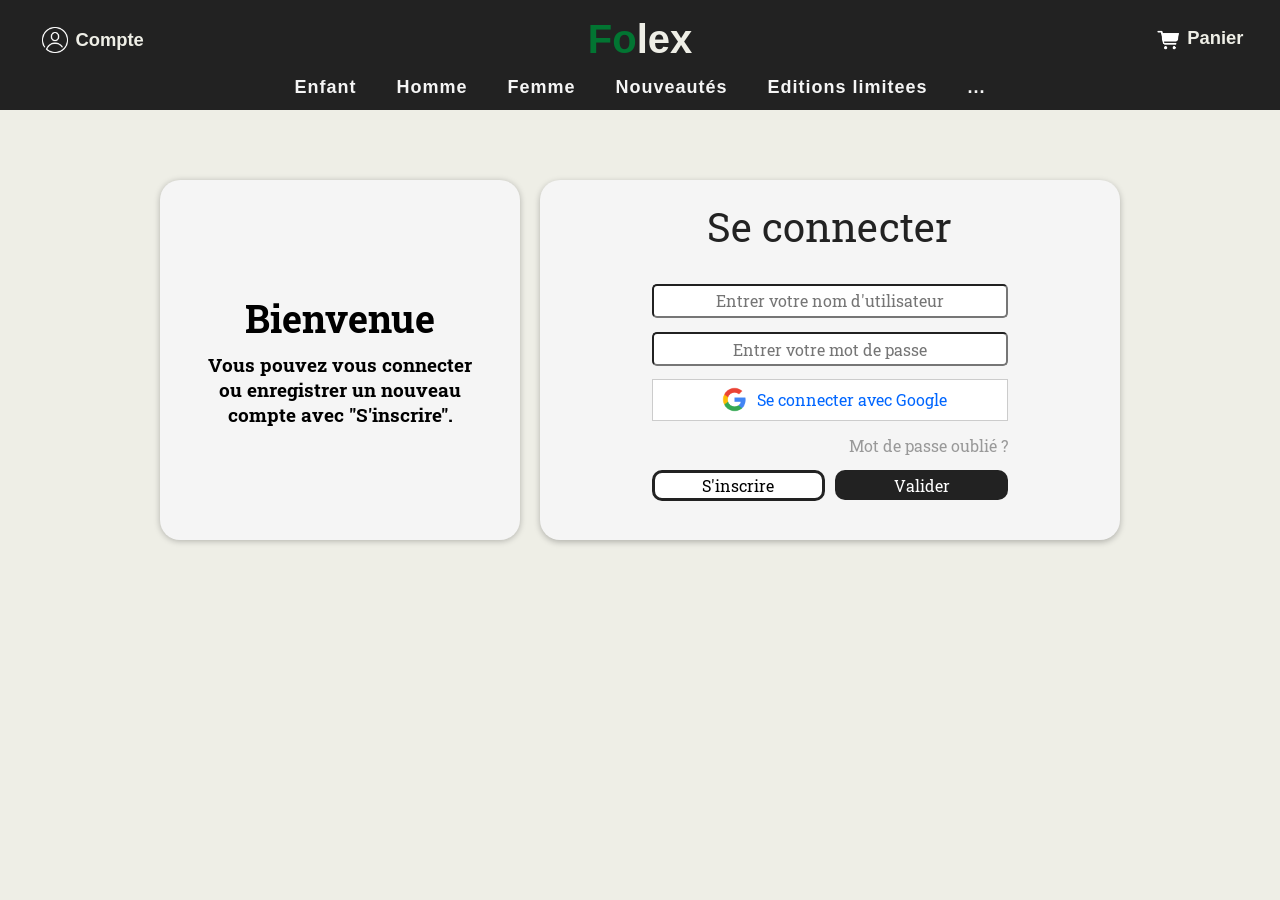
<file: Projets/web/Folex/Connexion.html>
<!DOCTYPE html>
<html lang="en">
<head>
    <meta charset="UTF-8">
    <meta name="viewport" content="width=device-width, initial-scale=1.0">
    <link rel="preconnect" href="https://fonts.googleapis.com">
    <link rel="preconnect" href="https://fonts.gstatic.com" crossorigin>
    <link href="https://fonts.googleapis.com/css2?family=Montserrat:ital,wght@0,200;1,200&family=Roboto+Slab:wght@100..900&family=Source+Code+Pro:ital,wght@0,200..900;1,200..900&display=swap" rel="stylesheet">
    <link href="page-de-connection/assets/connexion.css" rel="stylesheet">
    <title>Page de connexion</title>


    <!-- Feuille de style du bandeau -->
    <link rel="stylesheet" href="bandeau/bandeau.css">
</head>
<body>

    <!-- Intégration du bandeau -->
    <iframe src="bandeau/bandeau.html" 
            id="bandeau-frame" 
            title="Bandeau"></iframe>  
		<div class="wrapper">
			<div class="cadre">
				<div class="text">
					<h1>Bienvenue</h1>
					<h2>Vous pouvez vous connecter ou enregistrer un nouveau compte avec "S'inscrire".</h2>
				</div> 
				
				<form  action="#" method="post" class="register">
					<span id="idenc">Se connecter</span>
					<input type="text" name="nomc" placeholder="Entrer votre nom d'utilisateur">
			 
					<input type="password" name="mdpc" placeholder="Entrer votre mot de passe">
					<span id="oublie"><a id="oublie2" href="page-de-connection/assets/oublie.html">Mot de passe oublié ?</a></span>
					<a id="google" href="#">
					<img id="imgoogle" src="page-de-connection/assets/ggl.webp" alt="Logo Google">
					<span>Se connecter avec Google</span>
					</a>
					<a id="valider" href="page-acceuil/acceuil.html" style="padding: 4.5px;">Valider</a>
					<a id="connecter" href="page-de-connection/assets/Inscription.html " style="color: black;padding: 2px;">S'inscrire </a>
				</form>
				
			</div>
		</div>
</body>
</html>
</file>
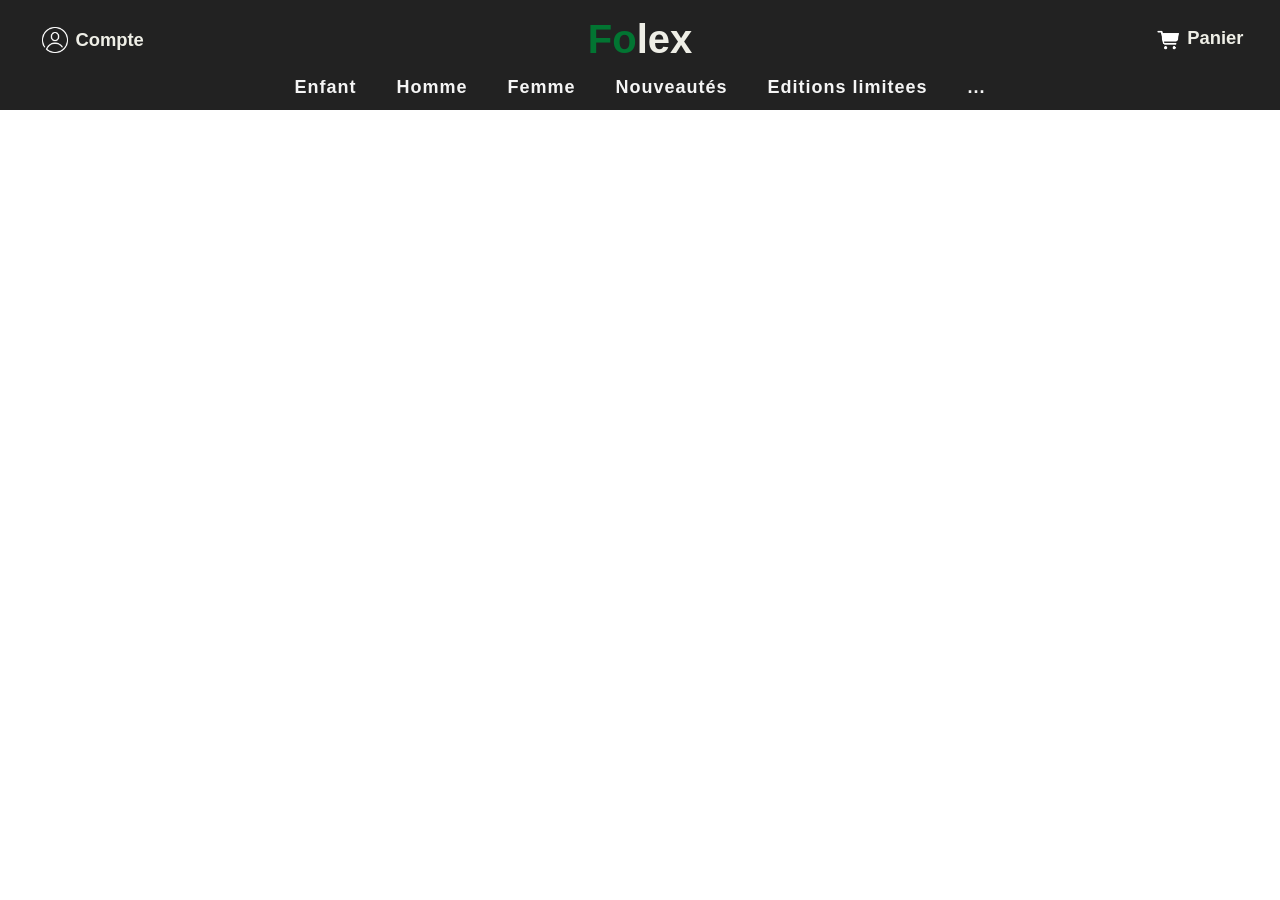
<file: Projets/web/Folex/bandeau/bandeau.html>
<!DOCTYPE html>
<html lang="en">
<head>
    <meta charset="UTF-8">
    <meta name="viewport" content="width=device-width, initial-scale=1.0">
    <link rel="preconnect" href="https://fonts.googleapis.com">
    <link rel="preconnect" href="https://fonts.gstatic.com" crossorigin>
    <link href="https://fonts.googleapis.com/css2?family=Montserrat:ital,wght@0,200;1,200&family=Roboto+Slab:wght@100..900&family=Source+Code+Pro:ital,wght@0,200..900;1,200..900&display=swap" rel="stylesheet">
    <link href="bandeau.css" rel="stylesheet">
    <title>Page d'acceuil</title>
</head>
<body>
    <header class="head">
        <div class="menu"> 
            <nav>
                <div class="header">
                    <div class="left">
                        <a href="../Connexion.html" class="compte" target="_top">
                            <img id="profile" src="../assets/logo/icons82-profile-96.png">
                            <p>Compte</p>
                        </a>
                    </div>
                    <div class="center">
                        <h1><a href="../page-acceuil/acceuil.html" style="text-decoration: none;" target="_top"><span id="fo">Fo</span><span id="lex">lex</span></a></h1>                                                                                                                                                            
                    </div>
                    <div class="right">
                        <a href="../panier/panier.html" class="panier" target="_top"> 
                            <img id="caddie" src="../assets/logo/icons8-caddie-96.png">
                            <p style="color: #eeeee6;" id="caddie">Panier</p>
                        </a>
                    </div>
                </div>
                <div class="menu_vertical">
                    <ul>
                        <li class="menu-item">
                            <a href="#">Enfant</a>
                        </li>
                        <li class="menu-item">
                            <a href="#">Homme</a>                                     
                        </li>
                        <li class="menu-item">
                            <a href="#">Femme</a>
                        </li>
                        <li><a href="#">Nouveautés</a></li>
                        <li><a href="#">Editions limitees</a></li>
                        
                        <li><a href="#">...</a></li>
                    </ul>
                </div>
            </nav>
        </div>
    </header>
</body>
</html>
</file>
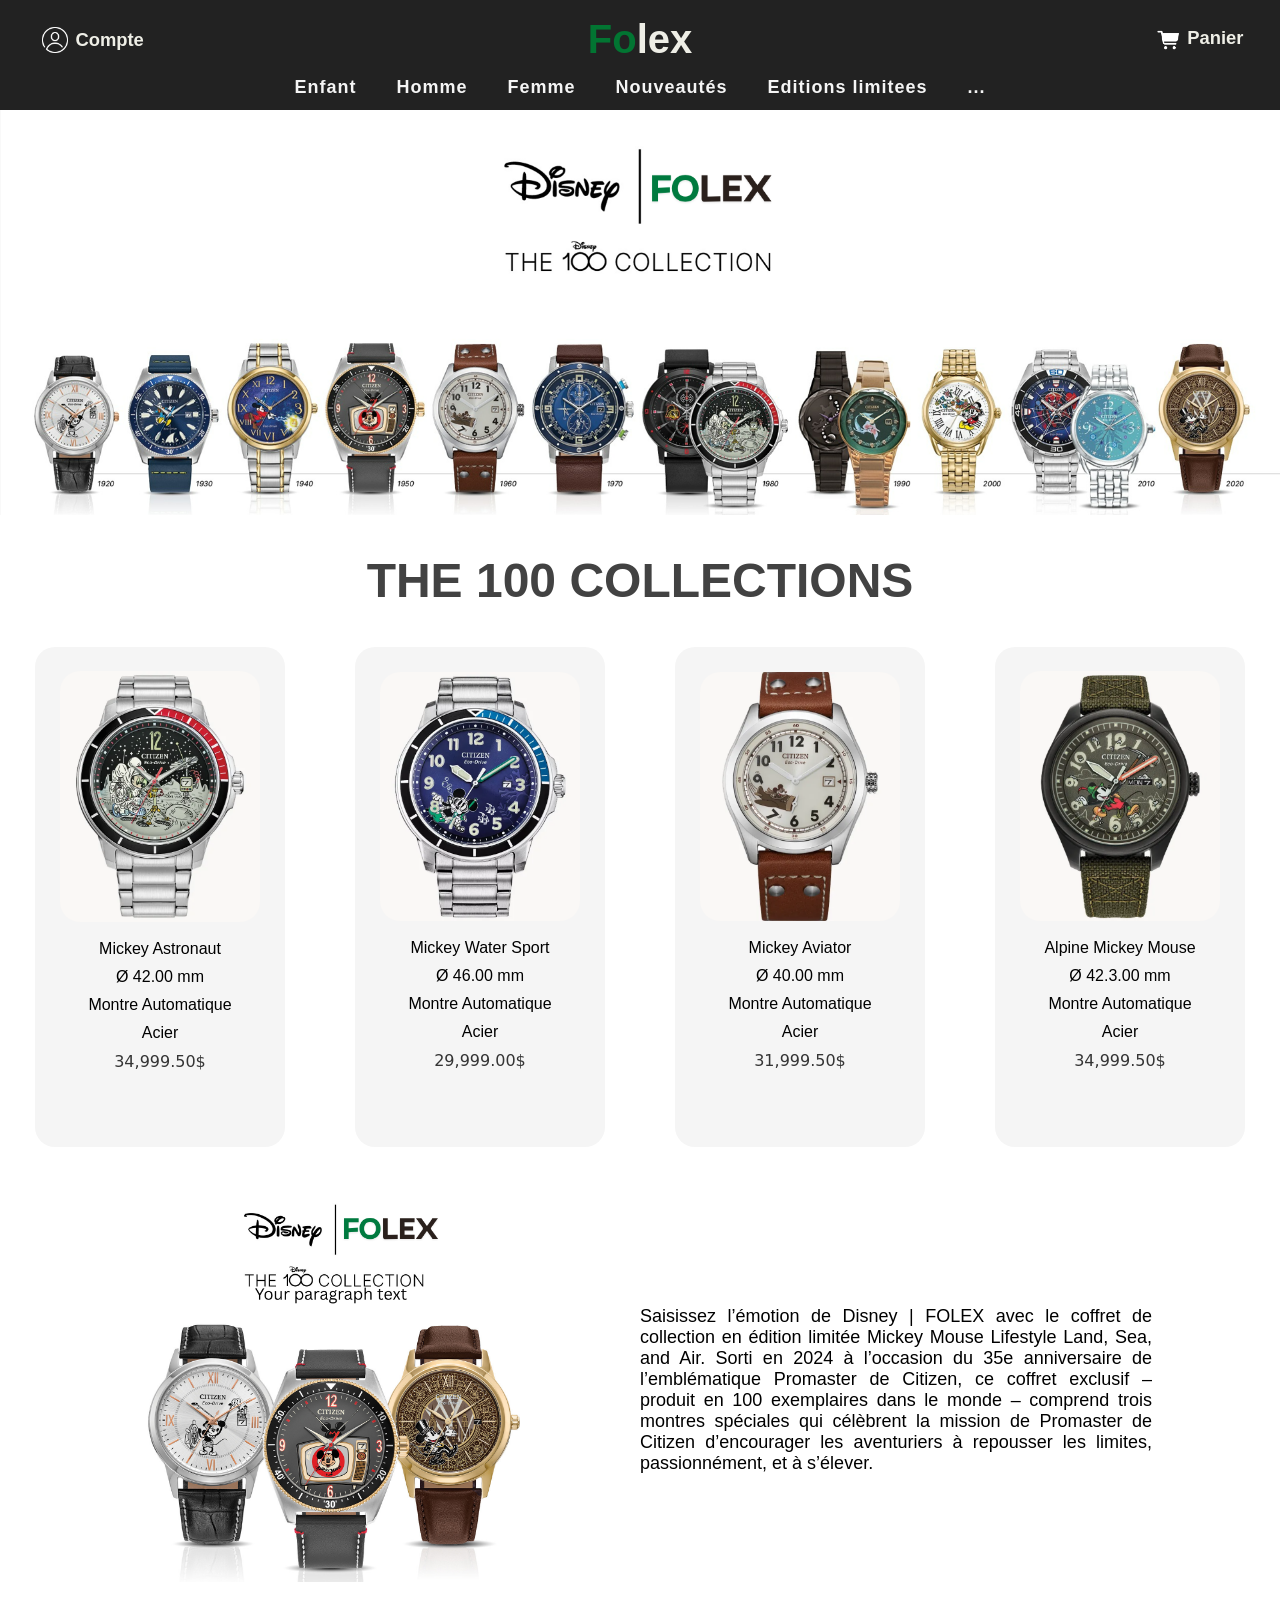
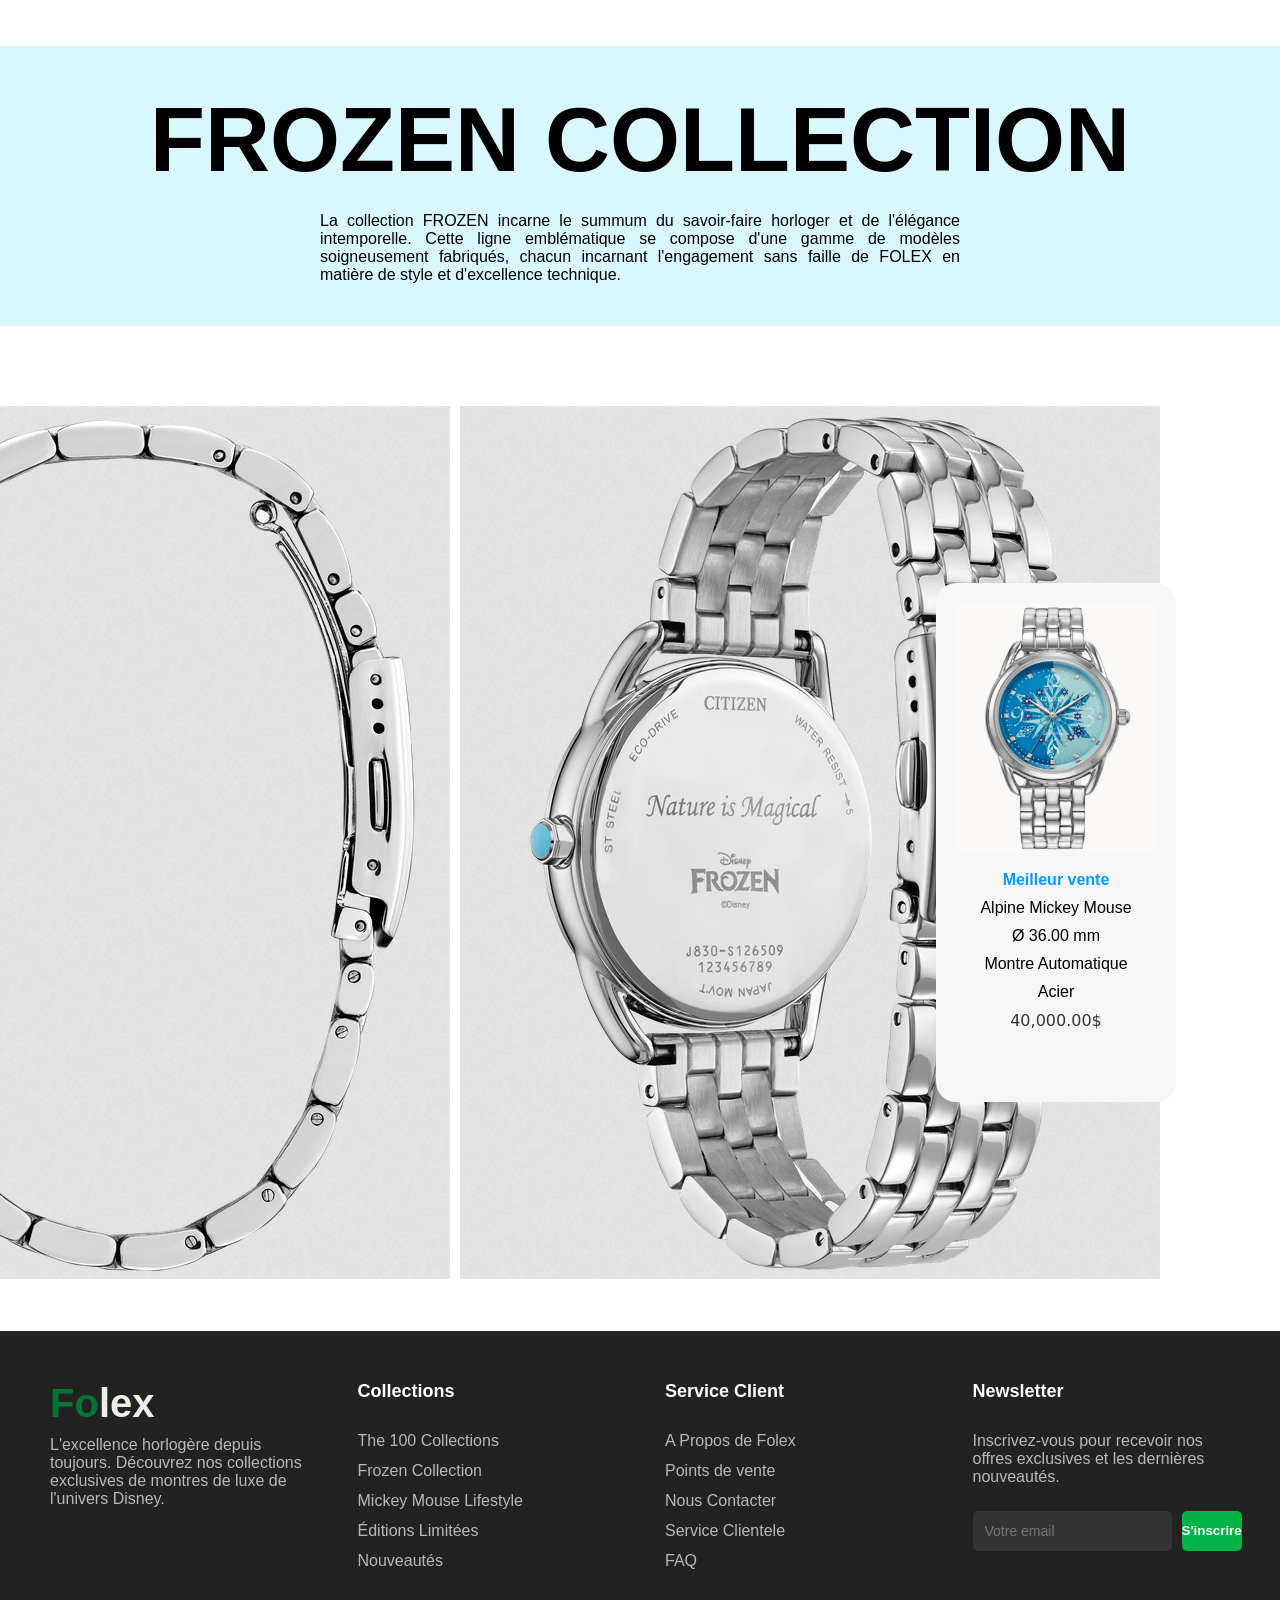
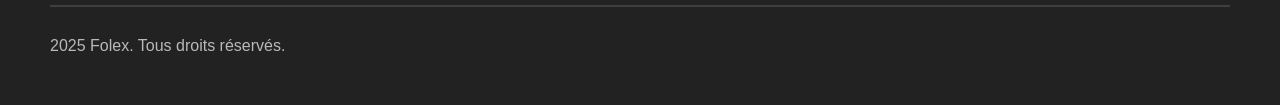
<file: Projets/web/Folex/page-acceuil/acceuil.html>
<!DOCTYPE html>
<html lang="en">
<head>
    <meta charset="UTF-8">
    <meta name="viewport" content="width=device-width, initial-scale=1.0">
    <link href="acceuil.css" rel="stylesheet">
    <link href="../bandeau/bandeau.css" rel="stylesheet">
    <title>Page d'acceuil</title>
</head>
<body>
    <header class="head">
        <div class="menu"> 
            <nav>
                <div class="header">
                    <div class="left">
                        <a href="../Connexion.html" class="compte">
                            <img id="profile" src="../assets/logo/icons82-profile-96.png">
                            <p>Compte</p>
                        </a>
                    </div>
                    <div class="center">
                        <a href="../page-acceuil/acceuil.html" style="text-decoration: none;"><h1><span id="fo">Fo</span><span id="lex">lex</span></h1></a>                                              
                    </div>
                    <div class="right">
                        <a href="../panier/panier.html" class="panier"> 
                            <img id="caddie" src="../assets/logo/icons8-caddie-96.png">
                            <p style="color: #eeeee6;" id="caddie">Panier</p>
                        </a>
                    </div>
                </div>
                <div class="menu_vertical">
                    <ul>
                        <li class="menu-item">
                            <a href="#">Enfant</a>
                        </li>
                        <li class="menu-item">
                            <a href="#">Homme</a>                                     
                        </li>
                        <li class="menu-item">
                            <a href="#">Femme</a>
                        </li>
                        <li><a href="#">Nouveautés</a></li>
                        <li><a href="#">Editions limitees</a></li>
                        
                        <li><a href="#">...</a></li>
                    </ul>
                </div>
            </nav>
        </div>
    </header>
    <main class="conteneur">
        <div class="intro">
            <img src="../assets/montres/test2.png" width="100%">
        </div>

        <h2 class="titre_produits">THE 100 COLLECTIONS </h2>
        <div class="Produits">

            <div class="product 1">
                <img src="../assets/montres/mickey1.png" alt="Montre 1">
                <p class="description">
                <span>Mickey Astronaut</span>
                <span class="style2">Ø 42.00 mm</span>
                <span class="style2">Montre Automatique</span>
                <span class="style2">Acier</span>
                <span class="style3">34,999.50$</span>
                </p>
                <a href="../page-produit/page-produit-1.html" class="ajouter">Acheter</a>
            </div>

            <div class="product 1">
                <img src="../assets/montres/mickey2.png" alt="Montre 1">
                <p class="description">
                <span>Mickey Water Sport</span>
                <span class="style2">Ø 46.00 mm</span>
                <span class="style2">Montre Automatique</span>
                <span class="style2">Acier</span>
                <span class="style3">29,999.00$</span>
                </p>
                <a href="../page-produit/page-produit-2.html" class="ajouter">Acheter</a>
            </div>

            <div class="product 1">
                <img src="../assets/montres/mickey3.png" alt="Montre 1">
                <p class="description">
                <span> Mickey Aviator </span>
                <span class="style2">Ø 40.00 mm</span>
                <span class="style2">Montre Automatique</span>
                <span class="style2">Acier</span>
                <span class="style3">31,999.50$</span>
                </p>
                <a href="../page-produit/page-produit-3.html" class="ajouter">Acheter</a>
            </div>

            <div class="product 1">
                <img src="../assets/montres/mickey4.png" alt="Montre 1">
                <p class="description">
                <span>Alpine Mickey Mouse</span>
                <span class="style2">Ø 42.3.00 mm</span>
                <span class="style2">Montre Automatique</span>
                <span class="style2">Acier</span>
                <span class="style3">34,999.50$</span>
                </p>
                <a href="../page-produit/page-produit-4.html" class="ajouter">Acheter</a>
            </div>
        </div>      
        <div class="mid">
            <img id="combo" src="../assets/montres/test.png" width="80%">  
            <div id="des1"><span style="font-weight: 100;text-align: justify;font-size: 18px;">Saisissez l’émotion de Disney | FOLEX avec le coffret de collection en édition limitée Mickey Mouse Lifestyle Land, Sea, and Air. Sorti en 2024 à l’occasion du 35e anniversaire de l’emblématique Promaster de Citizen, ce coffret exclusif – produit en 100 exemplaires dans le monde – comprend trois montres spéciales qui célèbrent la mission de Promaster de Citizen d’encourager les aventuriers à repousser les limites, passionnément, et à s’élever.</span></div>
        </div>
        <div class="bla">
            <div class="present">
                <h5>FROZEN COLLECTION</h5>
                <span style="font-size: medium; text-align: justify;width: 50%;">La collection FROZEN incarne le summum du savoir-faire horloger et de l'élégance intemporelle. Cette ligne emblématique se compose d'une gamme de modèles soigneusement fabriqués, chacun incarnant l'engagement sans faille de FOLEX en matière de style et d'excellence technique. </span>
            </div>
            <div class="grille">
                <div id="i1">
                    <img src="../assets/montres/frozen3.png" >
                    <img src="../assets/montres/frozen2.png" >
                </div>

                        
                <div class="fro">
                    <img src="../assets/montres/frozen.png" width="200px">
                    <p class="description">
                    <span class="style2" style="color: rgb(0, 157, 255); font-weight: 600;">Meilleur vente</span>
                    <span>Alpine Mickey Mouse</span>
                    <span class="style2">Ø 36.00 mm</span>
                    <span class="style2">Montre Automatique</span>
                    <span class="style2">Acier</span>
                    <span class="style3">40,000.00$</span>
                    </p>
                    <a href="../page-produit/page-produit-5.html" class="ajouter">Acheter</a>
                </div>
            

            </div>
        </div>
    </main>
    <footer>
    <div class="footer-content">
        <div class="footer-section">
            <div class="footer-logo" style="font-weight: 900;">
                <span id="fo">Fo</span><span id="lex">lex</span>
            </div>
            <p style="color: #b9b9b9;">L'excellence horlogère depuis toujours. Découvrez nos collections exclusives de montres de luxe de l'univers Disney.</p>
        </div>

        <div class="footer-section">
            <h3>Collections</h3>
            <ul>
                <li><a href="#">The 100 Collections</a></li>
                <li><a href="#">Frozen Collection</a></li>
                <li><a href="#">Mickey Mouse Lifestyle</a></li>
                <li><a href="#">Éditions Limitées</a></li>
                <li><a href="#">Nouveautés</a></li>
            </ul>
        </div>

        <div class="footer-section">
            <h3>Service Client</h3>
            <ul>
                <li><a href="#">A Propos de Folex</a></li>
                <li><a href="#">Points de vente</a></li>
                <li><a href="#">Nous Contacter</a></li>
                <li><a href="#">Service Clientele</a></li>
                <li><a href="#">FAQ</a></li>
            </ul>
        </div>

        <div class="footer-section">
            <h3>Newsletter</h3>
            <p style="color: #b9b9b9;">Inscrivez-vous pour recevoir nos offres exclusives et les dernières nouveautés.</p>
            <div class="newsletter">
                <input type="email" placeholder="Votre email">
                <button>S'inscrire</button>
            </div>
        </div>
    </div>

    <div class="footer-bottom">
        <p>2025 Folex. Tous droits réservés.</p>
    </div>
</footer>
</body>
</html>
</file>
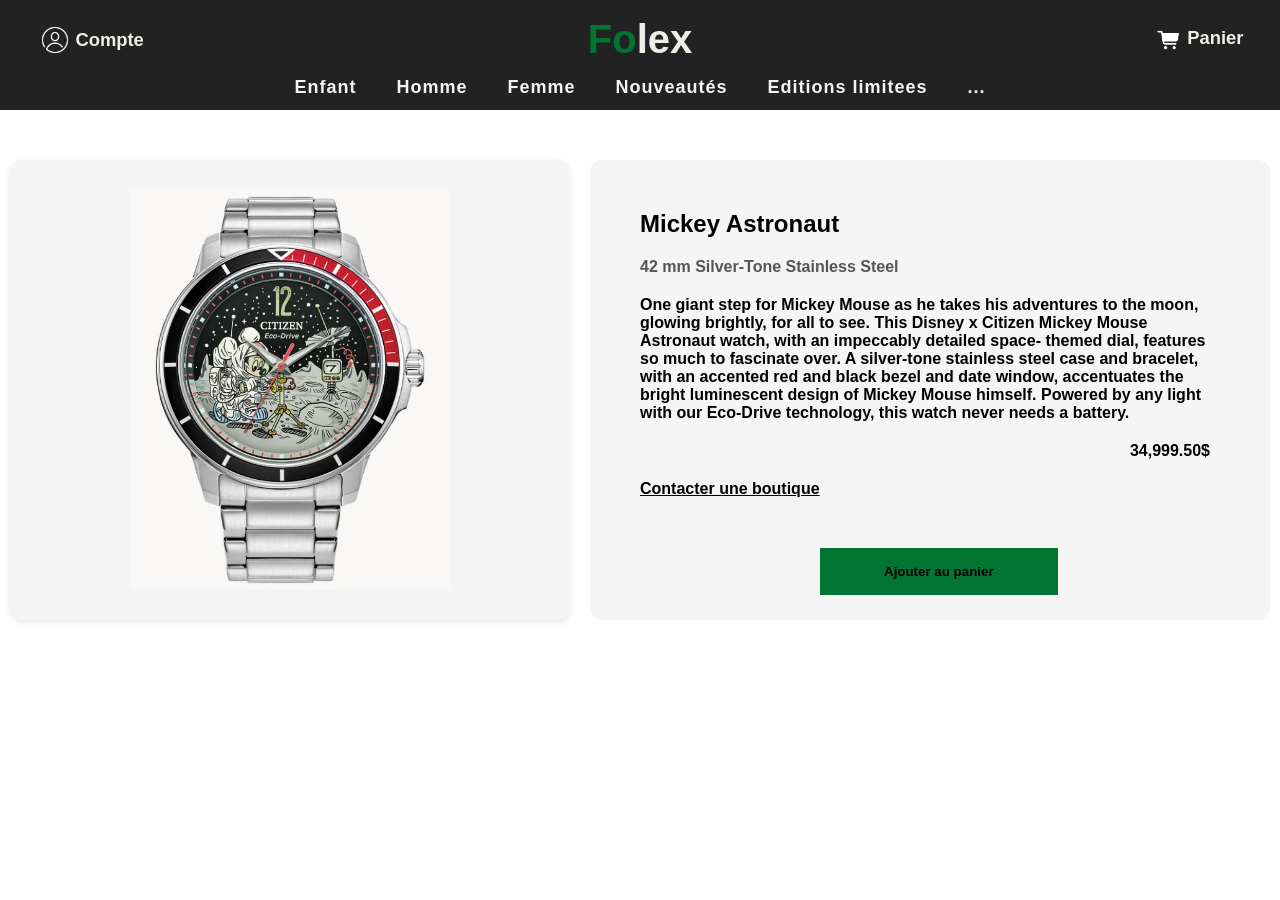
<file: Projets/web/Folex/page-produit/page-produit-1.html>
<!DOCTYPE html>
<html lang="en">
<head>
    <meta charset="UTF-8">
    <meta name="viewport" content="width=device-width, initial-scale=1.0">
    <title>Page-produit</title>

    <link rel="stylesheet" href="../page-produit/page-produit.css">

    <!-- Feuille de style du bandeau -->
    <link rel="stylesheet" href="../bandeau/bandeau.css">
</head>
<body>

    <!-- Intégration du bandeau -->
    <iframe src="../bandeau/bandeau.html" 
            id="bandeau-frame" 
            title="Bandeau"></iframe>

    <main>
        <div class="contenu-panier">
            <ul>
                <li>
                    <div class="image">
                        <img id="article1" src = "../assets/montres/mickey1.png"> </img>
                    </div>
                </li>
            </ul>
        </div>
        <div class="colonne_droite">
            <div class="article">
                <h2>Mickey Astronaut</h2>
                <p>
                    42 mm
                    Silver-Tone
                    Stainless Steel
                </p>
                <p1>One giant step for Mickey Mouse as he takes his adventures to the moon, glowing brightly, for all to see. This Disney x Citizen Mickey Mouse Astronaut watch, with an impeccably detailed space- themed dial, features so much to fascinate over. A silver-tone stainless steel case and bracelet, with an accented red and black bezel and date window, accentuates the bright luminescent design of Mickey Mouse himself. Powered by any light with our Eco-Drive technology, this watch never needs a battery. 
                </p1>
                <p2>34,999.50$</p2>
                <a href="#">Contacter une boutique</a>
                <div class="conteneur-bouton">
                    <button>Ajouter au panier</button>
                </div>
            </div>
        </div>
    </main>
</body>
</html>
</file>
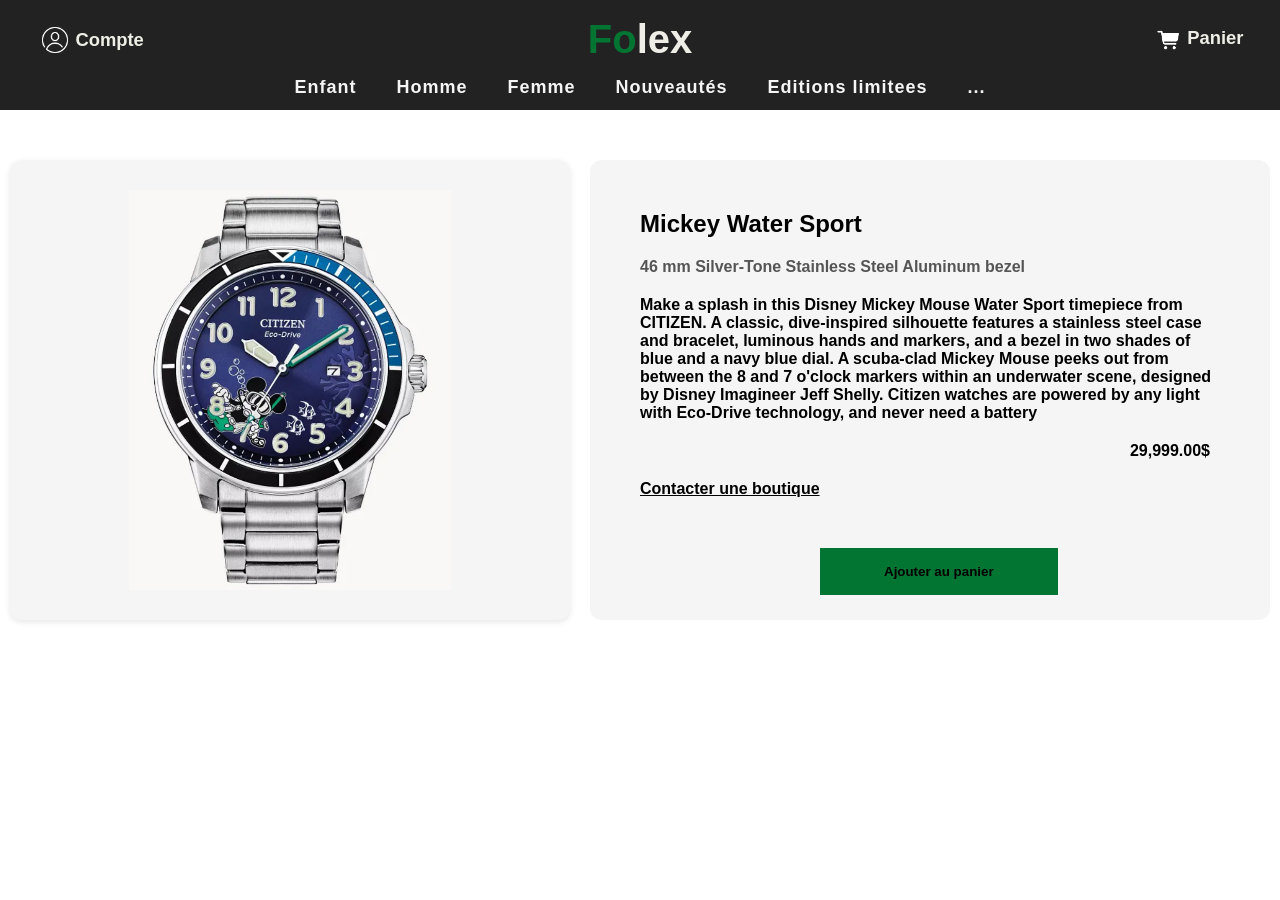
<file: Projets/web/Folex/page-produit/page-produit-2.html>
<!DOCTYPE html>
<html lang="en">
<head>
    <meta charset="UTF-8">
    <meta name="viewport" content="width=device-width, initial-scale=1.0">
    <title>Page-produit</title>

    <link rel="stylesheet" href="../page-produit/page-produit.css">

    <!-- Feuille de style du bandeau -->
    <link rel="stylesheet" href="../bandeau/bandeau.css">
</head>
<body>

    <!-- Intégration du bandeau -->
    <iframe src="../bandeau/bandeau.html" 
            id="bandeau-frame" 
            title="Bandeau"></iframe>

    <main>
        <div class="contenu-panier">
            <ul>
                <li>
                    <div class="image">
                        <img id="article1" src = "../assets/montres/mickey2.png"> </img>
                    </div>
                </li>
            </ul>
        </div>
        <div class="colonne_droite">
            <div class="article">
                <h2>Mickey Water Sport</h2>
                <p>
                    46 mm
                    Silver-Tone
                    Stainless Steel
                    Aluminum bezel
                </p>
                <p1>Make a splash in this Disney Mickey Mouse Water Sport timepiece from CITIZEN. A classic, dive-inspired silhouette features a stainless steel case and bracelet, luminous hands and markers, and a bezel in two shades of blue and a navy blue dial. A scuba-clad Mickey Mouse peeks out from between the 8 and 7 o'clock markers within an underwater scene, designed by Disney Imagineer Jeff Shelly. Citizen watches are powered by any light with Eco-Drive technology, and never need a battery
                </p1>
                <p2>29,999.00$</p2>
                <a href="#">Contacter une boutique</a>
                <div class="conteneur-bouton">
                    <button>Ajouter au panier</button>
                </div>
            </div>
        </div>
    </main>
</body>
</html>
</file>
<file: style.css>
/* ── VARIABLES (Happy Hues palette #14) ── */
:root {
    --bg:        #fffffe;
    --headline:  #272343;
    --paragraph: #2d334a;
    --accent:    #ffd803;
    --secondary: #e3f6f5;
    --tertiary:  #bae8e8;
}

/* ── RESET ── */
* {
    margin: 0;
    padding: 0;
    box-sizing: border-box;
}

body {
    font-family: 'DM Sans', -apple-system, BlinkMacSystemFont, 'Segoe UI', sans-serif;
    background: var(--bg);
    color: var(--paragraph);
}

/* ════════════════════════════
   NAVBAR
════════════════════════════ */
.navbar {
    display: flex;
    align-items: center;
    justify-content: space-between;
    padding: 0 60px;
    height: 72px;
    background: var(--bg);
    border-bottom: 1.5px solid var(--tertiary);
    position: sticky;
    top: 0;
    z-index: 300;
}

.logo {
    font-family: 'Clash Display', sans-serif;
    font-size: 28px;
    font-weight: 700;
    color: var(--headline);
    text-decoration: none;
    letter-spacing: -0.5px;
}
.logo span {
    color: var(--accent);
}

.nav-center {
    display: flex;
    list-style: none;
    gap: 4px;
}

.nav-center a {
    display: block;
    padding: 8px 16px;
    font-size: 14px;
    font-weight: 500;
    color: var(--paragraph);
    text-decoration: none;
    border-radius: 6px;
    letter-spacing: 0.5px;
    text-transform: uppercase;
    transition: background 0.2s, color 0.2s;
}
.nav-center a:hover {
    background: var(--secondary);
    color: var(--headline);
}

.btn-contact {
    padding: 10px 22px;
    background: var(--headline);
    color: var(--accent);
    font-family: 'DM Sans', sans-serif;
    font-size: 14px;
    font-weight: 600;
    letter-spacing: 0.5px;
    text-transform: uppercase;
    border: none;
    border-radius: 6px;
    cursor: pointer;
    text-decoration: none;
    display: inline-block;
    transition: background 0.2s, color 0.2s, transform 0.15s;
}
.btn-contact:hover {
    background: var(--accent);
    color: var(--headline);
    transform: translateY(-1px);
}

/* Hamburger */
.hamburger {
    display: none;
    flex-direction: column;
    gap: 5px;
    cursor: pointer;
    padding: 6px;
    background: none;
    border: none;
    position: relative;
    z-index: 300;
}
.hamburger span {
    display: block;
    width: 24px;
    height: 2px;
    background: var(--headline);
    border-radius: 2px;
    transition: width 0.25s ease, background 0.2s ease, transform 0.25s ease;
    transform-origin: left center;
}
/* barre du milieu raccourcie au hover */
.hamburger:hover span:nth-child(2) {
    width: 16px;
}
/* barre du bas encore plus courte */
.hamburger:hover span:nth-child(3) {
    width: 10px;
}
/* animation X quand menu ouvert */
.hamburger.active span:nth-child(1) {
    transform: rotate(45deg) translate(1px, -1px);
    width: 24px;
}
.hamburger.active span:nth-child(2) {
    opacity: 0;
    width: 0;
}
.hamburger.active span:nth-child(3) {
    transform: rotate(-45deg) translate(1px, 1px);
    width: 24px;
}

/* Menu mobile — overlay fixe */
.mobile-menu {
    display: flex;
    flex-direction: column;
    justify-content: center;
    gap: 8px;
    position: fixed;
    top: 0;
    left: 0;
    width: 100%;
    height: 100vh;
    background: var(--bg);
    padding: 80px 36px 36px;
    z-index: 200;
    opacity: 0;
    pointer-events: none;
    transform: translateY(-16px);
    transition: opacity 0.28s ease, transform 0.28s ease;
}
.mobile-menu.open {
    opacity: 1;
    pointer-events: all;
    transform: translateY(0);
}
.mobile-menu a {
    padding: 14px 18px;
    font-size: 20px;
    font-weight: 600;
    color: var(--paragraph);
    text-decoration: none;
    border-radius: 10px;
    text-transform: uppercase;
    letter-spacing: 1px;
    transition: background 0.2s, color 0.2s, padding-left 0.2s;
    border-left: 3px solid transparent;
}
.mobile-menu a:hover {
    background: var(--secondary);
    color: var(--headline);
    padding-left: 24px;
    border-left-color: var(--accent);
}
.mobile-menu .btn-contact-mob {
    margin-top: 16px;
    padding: 14px 22px;
    background: var(--headline);
    color: var(--accent);
    font-weight: 700;
    font-size: 16px;
    border-radius: 10px;
    text-align: center;
    text-transform: uppercase;
    letter-spacing: 1px;
    text-decoration: none;
    border-left: none;
    transition: background 0.2s, color 0.2s;
}
.mobile-menu .btn-contact-mob:hover {
    background: var(--accent);
    color: var(--headline);
    padding-left: 22px;
    border-left-color: transparent;
}
.mobile-menu-close {
    position: absolute;
    top: 20px;
    right: 24px;
    background: none;
    border: none;
    font-size: 28px;
    cursor: pointer;
    color: var(--headline);
    line-height: 1;
    padding: 6px;
    border-radius: 6px;
    transition: background 0.2s;
}
.mobile-menu-close:hover {
    background: var(--secondary);
}

/* ════════════════════════════
   HERO
════════════════════════════ */
.hero-container {
    display: grid;
    grid-template-columns: 1fr 1fr;
    align-items: center;
    gap: 4rem;
    padding: 5rem 60px 4rem;
    background: var(--bg);
    min-height: calc(100vh - 72px);
}

/* Texte */
.hero-content {
    display: flex;
    flex-direction: column;
    gap: 1.4rem;
}

.greeting-tag {
    display: inline-flex;
    align-items: center;
    gap: 8px;
    font-size: 13px;
    font-weight: 600;
    letter-spacing: 1.5px;
    text-transform: uppercase;
    color: var(--headline);
    background: var(--secondary);
    border: 1.5px solid var(--tertiary);
    padding: 6px 14px;
    border-radius: 100px;
    width: fit-content;
}
.greeting-tag::before {
    content: '';
    width: 8px;
    height: 8px;
    border-radius: 50%;
    background: var(--accent);
    display: inline-block;
    flex-shrink: 0;
}

.name {
    font-family: 'Clash Display', sans-serif;
    font-size: clamp(2.6rem, 5vw, 4.8rem);
    font-weight: 700;
    color: var(--headline);
    line-height: 1.05;
    letter-spacing: -1px;
}
.name .accent {
    position: relative;
    display: inline-block;
    color: var(--headline);
}
.name .accent::after {
    content: '';
    position: absolute;
    left: 0;
    bottom: 2px;
    width: 100%;
    height: 8px;
    background: var(--accent);
    border-radius: 3px;
    z-index: -1;
}

.subtitle {
    font-size: clamp(1rem, 1.8vw, 1.2rem);
    color: var(--paragraph);
    font-weight: 400;
}

.hero-cta {
    display: flex;
    gap: 12px;
    flex-wrap: wrap;
    margin-top: 0.4rem;
}

.cta-primary {
    padding: 13px 28px;
    background: var(--accent);
    color: var(--headline);
    font-family: 'DM Sans', sans-serif;
    font-size: 15px;
    font-weight: 600;
    border: none;
    border-radius: 8px;
    cursor: pointer;
    text-decoration: none;
    display: inline-block;
    transition: transform 0.15s, box-shadow 0.15s;
}
.cta-primary:hover {
    transform: translateY(-2px);
    box-shadow: 0 6px 20px rgba(255, 216, 3, 0.45);
}

.cta-secondary {
    padding: 13px 28px;
    background: transparent;
    color: var(--headline);
    font-family: 'DM Sans', sans-serif;
    font-size: 15px;
    font-weight: 600;
    border: 2px solid var(--tertiary);
    border-radius: 8px;
    cursor: pointer;
    text-decoration: none;
    display: inline-block;
    transition: border-color 0.2s, background 0.2s;
}
.cta-secondary:hover {
    border-color: var(--headline);
    background: var(--secondary);
}

/* Image */
.hero-visual {
    display: flex;
    justify-content: center;
    align-items: center;
}

.image-wrapper {
    position: relative;
    width: min(400px, 100%);
}
.image-wrapper::before {
    content: '';
    position: absolute;
    inset: -12px;
    border: 2px dashed var(--tertiary);
    border-radius: 22px;
    z-index: 0;
}
.image-wrapper img {
    position: relative;
    z-index: 1;
    width: 100%;
    height: auto;
    border-radius: 16px;
    display: block;
    background: var(--secondary);
    box-shadow: 0 20px 60px rgba(39, 35, 67, 0.15);
    aspect-ratio: 1/1;
}
.accent-badge {
    position: absolute;
    bottom: -16px;
    left: -16px;
    z-index: 2;
    background: var(--accent);
    color: var(--headline);
    font-family: 'DM Sans', sans-serif;
    font-size: 13px;
    font-weight: 700;
    padding: 10px 16px;
    border-radius: 10px;
    line-height: 1.4;
    text-align: center;
}

/* ════════════════════════════
   SOCIAL BAR
════════════════════════════ */
.social-bar {
    background: var(--secondary);
    border-top: 1.5px solid var(--tertiary);
    border-bottom: 1.5px solid var(--tertiary);
    padding: 1.4rem 60px;
    display: flex;
    align-items: center;
    gap: 12px;
    flex-wrap: wrap;
    justify-content: center;
}

.social-label {
    font-size: 12px;
    font-weight: 600;
    letter-spacing: 2px;
    text-transform: uppercase;
    color: var(--headline);
    opacity: 0.5;
    margin-right: 8px;
}

.social-btn {
    display: inline-flex;
    align-items: center;
    gap: 8px;
    padding: 8px 18px;
    background: var(--bg);
    border: 1.5px solid var(--tertiary);
    border-radius: 100px;
    text-decoration: none;
    font-size: 13px;
    font-weight: 600;
    color: var(--headline);
    transition: border-color 0.2s, background 0.2s, color 0.2s, transform 0.15s;
    white-space: nowrap;
}
.social-btn:hover {
    border-color: var(--headline);
    background: var(--headline);
    color: var(--accent);
    transform: translateY(-2px);
}
.social-btn i {
    font-size: 15px;
}

/* ════════════════════════════
   RESPONSIVE
════════════════════════════ */
@media (max-width: 900px) {
    .navbar {
        padding: 0 28px;
    }
    .nav-center,
    .btn-contact {
        display: none;
    }
    .hamburger {
        display: flex;
    }

    .hero-container {
        grid-template-columns: 1fr;
        padding: 3rem 28px 2.5rem;
        min-height: auto;
        gap: 2.5rem;
    }
    .hero-visual {
        order: -1;
    }
    .image-wrapper {
        width: min(280px, 90%);
        margin: 0 auto;
    }

    .social-bar {
        padding: 1.2rem 24px;
        gap: 8px;
    }
    .social-label {
        display: none;
    }
}

@media (max-width: 600px) {
    .navbar {
        padding: 0 20px;
    }
    .hero-container {
        padding: 2.5rem 20px 2rem;
    }
    .hero-cta {
        flex-direction: column;
        gap: 10px;
    }
    .cta-primary,
    .cta-secondary {
        padding: 12px 20px;
        font-size: 14px;
        text-align: center;
        width: 100%;
    }
    .social-btn span {
        display: none;
    }
    .social-btn {
        padding: 10px 14px;
    }
}
</file>
<file: Projets/web/Calculator/style.css>
* {
    box-sizing: border-box;
    margin: 0;
  }
  
  .calculator {
    background-color: #dadada;
    padding: 20px;
    max-width: 300px;
    margin: 0 auto;
    border: solid 1px #cac7c7;
    box-shadow: 0 5px 20px rgba(18, 17, 17, 0.3);
    border-radius: 5px; 
    margin-top: 150px;
  }
  
  #result{
      width: 100%;
      padding: 10px;
      font-size: 24px;
      border: none;
      box-shadow: 0 2px 5px rgba(0, 0, 0, 0.3) inset;
      border-radius: 5px;
  }
  
  .buttons{
      display: grid;
      grid-template-columns: repeat(4, 1fr);
      grid-gap: 10px;
      margin-top: 20px;
  }
  
  button{
      padding: 10px;
      font-size: 24px;
      border: none;
      box-shadow: 0 2px 5px rgba(0, 0, 0, 0.3);
      border-radius: 5px;
      cursor: pointer;
      transition: background-color 0.3s ease;
  
  }
  
  button:hover{
      background-color: #ddd;
  }
  
  .clear{
      background-color: #ff4136;
      color: #ffffff;
  }
  
  .number, .decimal{
      background-color: #fff;
      color: #333;
  
  }
  
  .operator{
      background-color: #0074d9;
      color: #fff;
  }
  
  .equals{
      background-color: #01ff70;
      grid-row: span 3;
      color: #fff;
  }
</file>
<file: Projets/web/realbmi/style.css>
body{
    margin: 0;
    background: linear-gradient(to left bottom, lightgreen, lightblue);
    display: flex;
    min-height: 100vh;
    justify-content: center;
    align-items: center;
    font-family: 'Courier New', Courier, monospace;
}

.container{
    background: rgba(255,255,255, .3);
    padding: 20px;
    display: flex;
    flex-direction: column;
    border-radius: 5px;
    box-shadow: 0 10px 10px rgba(0,0,0,.3);
    margin: 5px;
}

.heading{
    font-size: 30px;
}

.input{
    padding: 10px 20px;
    font-size: 18px;
    background: rgba(255,255,255, .4);
    border-color: rgba(255,255,255, .5);
    margin: 10px;
}

.btn{
    background-color: lightgreen;
    border: none;
    padding: 10px 20px;
    border-radius: 5px;
    margin: 10px;
    font-size: 20px;
    box-shadow: 0 0 4px rgba(0,0,0,.3);
    cursor: pointer;
}

.btn:hover{
    box-shadow: 0 0 8px rgba(0,0,0,.3);
    transition: all 300ms ease;
}

.info-text{
    font-size: 20px;
    font-weight: 500;
}
</file>
<file: Projets/web/temperature/style.css>
body{
    background: linear-gradient(to left bottom, rgb(9, 226, 255), rgb(101, 255, 171));
    display: flex;
    height: 97vh;
    justify-content: center;
    align-items: center;
}

.donnees{
    width: 600px;
    height: 500px;
    border-style: solid;
    border-radius: 50px;
}
h1{
    font-family : system-ui;
    padding: 5px;
    margin-left: 120px;
}
.premier{
    padding: 10px;
    font-size: 20px;
    margin-left: 20px;
    background-color: rgb(111, 248, 216);
    border: solid;
    border-radius: 10px;
}
p{
    font-family: system-ui;
    font-size: 25px;
    margin-left: 60px;
}
.deuxieme{
    padding: 10px;
    font-size: 20px;
    margin-left: 20px;
    background-color: rgb(111, 248, 216);
    border: solid;
    border-radius: 10px;
}
.bouton{
    padding: 16px;
    font-size: 20px;
    margin-left: 220px;   
    border: solid;
    border-radius: 10px;
    background-color: rgb(88, 237, 203);
}
.bouton:focus{
    border: 3px solid #000000;
    box-shadow: 0px 2px 5px;
    cursor: pointer;
    transition: 0.5s;
}
.bouton2{
    padding: 5px;
    font-size: 20px;
    margin-left: 480px;   
    margin-top: 50px;
    border: solid;
    border-radius: 10px;
    background-color: rgb(88, 237, 203);
    cursor: pointer;
}
.bouton2:focus{
    border: 3px solid #000000;
    box-shadow: 0px 2px 4px;
    cursor: pointer;
    transition: 0.5s;
}
input[type = "number"] {
    padding: 10px 20px;
    font-size: 18px;
    margin: 10px;
    margin-left: 40px;
    border: solid;
    border-radius: 50px;
    background-color: rgb(111, 248, 216);
    box-sizing: border-box;
    border: 3px solid #050505;
    -webkit-transition: 0.5s;
    transition: 0.5s;
    outline: none;
    cursor: pointer;
     
}
input[type=number]:focus {
    border: 3px solid #000000;
    box-shadow: 0px 2px 4px;
  }
select {
    /* Reset Select */
    appearance: none;
    outline: 10px rgb(95, 236, 255);
    box-shadow: none;
    /* Personalize */
    -webkit-transition: 0.5s;
    cursor: pointer;
    box-shadow: 0px 1px 1px;
}
select:focus{
    border: 3px solid #000000;
    box-shadow: 0px 2px 7px;
}

/* Masquer les flèches dans un input type="number" */
/* Chrome, Safari, Edge, Opera */
input::-webkit-outer-spin-button,
input::-webkit-inner-spin-button {
  -webkit-appearance: none;
  margin: 0;
}

/* Firefox */
input[type=number] {
    -moz-appearance: textfield;
}
</file>
<file: contact.css>
/* ===== VARIABLES Happy Hues #14 ===== */
:root {
    --bg:        #fffffe;
    --headline:  #272343;
    --paragraph: #2d334a;
    --accent:    #ffd803;
    --secondary: #e3f6f5;
    --tertiary:  #bae8e8;
}

* { box-sizing: border-box; margin: 0; padding: 0; }

body {
    background: var(--bg);
    color: var(--paragraph);
    font-family: 'Outfit', sans-serif;
}

/* ── WRAP ── */
.contact-wrap {
    max-width: 1100px;
    margin: 0 auto;
    padding: 5rem 2rem 7rem;
}

/* ── HERO ── */
.contact-hero {
    text-align: center;
    margin-bottom: 4rem;
    opacity: 0;
    transform: translateY(24px);
    transition: opacity 0.6s ease, transform 0.6s ease;
}
.contact-hero.visible {
    opacity: 1;
    transform: translateY(0);
}

.contact-label {
    font-family: 'DM Mono', monospace;
    font-size: 0.75rem;
    color: var(--paragraph);
    text-transform: uppercase;
    letter-spacing: 3px;
    margin-bottom: 1rem;
    opacity: 0.5;
}
.contact-title {
    font-family: 'Clash Display', sans-serif;
    font-size: clamp(2.5rem, 5vw, 4.2rem);
    font-weight: 900;
    color: var(--headline);
    letter-spacing: -1px;
    margin-bottom: 1.25rem;
}
.contact-title em {
    font-style: italic;
    color: var(--tertiary);
}
.contact-desc {
    font-size: 1rem;
    line-height: 1.8;
    max-width: 500px;
    margin: 0 auto;
    font-weight: 300;
    opacity: 0.8;
}

/* ── GRILLE ── */
.contact-grid {
    display: grid;
    grid-template-columns: 1fr 420px;
    gap: 2rem;
    align-items: start;
}

/* ── FORMULAIRE ── */
.contact-form-card {
    background: var(--secondary);
    border: 1.5px solid var(--tertiary);
    border-radius: 24px;
    padding: 2.5rem;
    display: flex;
    flex-direction: column;
    gap: 1.5rem;
    opacity: 0;
    transform: translateY(24px);
    transition: opacity 0.6s ease, transform 0.6s ease;
}
.contact-form-card.visible {
    opacity: 1;
    transform: translateY(0);
}

.contact-form-title {
    font-size: 1.3rem;
    font-weight: 700;
    color: var(--headline);
    margin-bottom: 0.25rem;
}

.form-group {
    display: flex;
    flex-direction: column;
    gap: 0.5rem;
}

.form-label {
    font-family: 'DM Mono', monospace;
    font-size: 0.7rem;
    text-transform: uppercase;
    letter-spacing: 1.5px;
    color: var(--paragraph);
    opacity: 0.6;
}

.form-input,
.form-textarea {
    font-family: 'Outfit', sans-serif;
    font-size: 0.95rem;
    color: var(--headline);
    background: var(--bg);
    border: 1.5px solid var(--tertiary);
    border-radius: 10px;
    padding: 12px 16px;
    outline: none;
    transition: border-color 0.2s, box-shadow 0.2s;
    width: 100%;
}
.form-input::placeholder,
.form-textarea::placeholder {
    color: var(--paragraph);
    opacity: 0.35;
}
.form-input:focus,
.form-textarea:focus {
    border-color: var(--headline);
    box-shadow: 0 0 0 3px rgba(39, 35, 67, 0.07);
}

.form-textarea {
    resize: vertical;
    min-height: 140px;
}

.form-submit {
    display: inline-flex;
    align-items: center;
    justify-content: center;
    gap: 0.75rem;
    font-family: 'DM Mono', monospace;
    font-size: 0.85rem;
    font-weight: 600;
    letter-spacing: 1px;
    text-transform: uppercase;
    padding: 14px 28px;
    background: var(--headline);
    color: var(--accent);
    border: none;
    border-radius: 10px;
    cursor: pointer;
    transition: all 0.25s;
    width: 100%;
    margin-top: 0.5rem;
}
.form-submit:hover {
    background: var(--accent);
    color: var(--headline);
    transform: translateY(-2px);
    box-shadow: 0 6px 20px rgba(255, 216, 3, 0.35);
}

/* ── INFOS CONTACT ── */
.contact-info {
    display: flex;
    flex-direction: column;
    gap: 1.25rem;
}

.contact-info-card {
    background: var(--secondary);
    border: 1.5px solid var(--tertiary);
    border-radius: 16px;
    padding: 1.25rem 1.5rem;
    display: flex;
    align-items: center;
    gap: 1.25rem;
    transition: all 0.25s;
    opacity: 0;
    transform: translateY(20px);
    transition: opacity 0.5s ease, transform 0.5s ease, border-color 0.2s, background 0.2s;
}
.contact-info-card.visible {
    opacity: 1;
    transform: translateY(0);
}
.contact-info-card:hover {
    border-color: var(--headline);
    background: var(--bg);
    box-shadow: 0 8px 24px rgba(39, 35, 67, 0.08);
}

.contact-info-icon {
    width: 44px;
    height: 44px;
    border-radius: 10px;
    background: var(--bg);
    border: 1.5px solid var(--tertiary);
    display: flex;
    align-items: center;
    justify-content: center;
    font-size: 1.1rem;
    color: var(--headline);
    flex-shrink: 0;
    transition: background 0.2s, border-color 0.2s;
}
.contact-info-card:hover .contact-info-icon {
    background: var(--accent);
    border-color: var(--accent);
}

.contact-info-label {
    font-family: 'DM Mono', monospace;
    font-size: 0.65rem;
    text-transform: uppercase;
    letter-spacing: 1.5px;
    color: var(--paragraph);
    opacity: 0.5;
    margin-bottom: 0.2rem;
}

.contact-info-value {
    font-family: 'DM Sans', sans-serif;
    font-size: 0.9rem;
    font-weight: 600;
    color: var(--headline);
    text-decoration: none;
    transition: opacity 0.2s;
}
.contact-info-value:hover { opacity: 0.7; }


/* ── RÉSEAUX ── */
.contact-socials {
    background: var(--secondary);
    border: 1.5px solid var(--tertiary);
    border-radius: 16px;
    padding: 1.5rem;
    opacity: 0;
    transform: translateY(20px);
    transition: opacity 0.5s ease, transform 0.5s ease;
}
.contact-socials.visible {
    opacity: 1;
    transform: translateY(0);
}

.contact-socials-title {
    font-family: 'DM Mono', monospace;
    font-size: 0.65rem;
    text-transform: uppercase;
    letter-spacing: 2px;
    color: var(--paragraph);
    opacity: 0.5;
    margin-bottom: 1rem;
}

.contact-socials-row {
    display: flex;
    gap: 0.75rem;
    flex-wrap: wrap;
}

.social-pill {
    display: inline-flex;
    align-items: center;
    gap: 0.5rem;
    padding: 8px 14px;
    background: var(--bg);
    border: 1.5px solid var(--tertiary);
    border-radius: 100px;
    font-family: 'DM Mono', monospace;
    font-size: 0.7rem;
    color: var(--headline);
    text-decoration: none;
    transition: all 0.2s;
}
.social-pill:hover {
    background: var(--headline);
    color: var(--accent);
    border-color: var(--headline);
    transform: translateY(-2px);
}

/* ── RESPONSIVE ── */
@media (max-width: 900px) {
    .contact-grid {
        grid-template-columns: 1fr;
    }
    .contact-info {
        order: -1;
    }
}
@media (max-width: 600px) {
    .contact-wrap { padding: 3rem 1.2rem 5rem; }
    .contact-form-card { padding: 1.75rem 1.25rem; }
}
</file>
<file: Projets/style_projet.css>
/* ===== VARIABLES Happy Hues #14 ===== */
:root {
    --bg:        #fffffe;
    --headline:  #272343;
    --paragraph: #2d334a;
    --accent:    #ffd803;
    --secondary: #e3f6f5;
    --tertiary:  #bae8e8;
}

/* ===== PROJECTS PAGE STYLES ===== */

.projects-hero {
    padding: 6rem 3rem 3rem;
    max-width: 1400px;
    margin: 0 auto;
}

.projects-hero-label {
    display: inline-flex;
    align-items: center;
    gap: 0.75rem;
    color: var(--paragraph);
    font-family: 'DM Mono', monospace;
    font-size: 0.8rem;
    letter-spacing: 3px;
    text-transform: uppercase;
    margin-bottom: 1.5rem;
    opacity: 0.6;
}

.projects-hero-label::before {
    content: '';
    display: block;
    width: 40px;
    height: 1px;
    background: var(--tertiary);
}

.projects-hero h1 {
    font-family: 'Clash Display', sans-serif;
    font-size: clamp(3rem, 8vw, 7rem);
    font-weight: 900;
    color: var(--headline);
    margin: 0 0 1.5rem;
    line-height: 1;
    letter-spacing: -2px;
}

.projects-hero h1 em {
    font-style: italic;
    color: var(--tertiary);
}

.projects-hero p {
    font-family: 'Outfit', sans-serif;
    font-size: 1.1rem;
    color: var(--paragraph);
    max-width: 500px;
    line-height: 1.7;
    margin: 0;
    font-weight: 300;
    opacity: 0.8;
}

/* ===== FILTER BAR ===== */

.filter-bar {
    max-width: 1400px;
    margin: 0 auto;
    padding: 0 3rem 3rem;
    display: flex;
    gap: 0.75rem;
    flex-wrap: wrap;
}

.filter-btn {
    font-family: 'DM Mono', monospace;
    font-size: 0.75rem;
    letter-spacing: 1px;
    text-transform: uppercase;
    padding: 8px 18px;
    border: 1.5px solid var(--tertiary);
    background: transparent;
    color: var(--paragraph);
    border-radius: 100px;
    cursor: pointer;
    transition: all 0.25s ease;
}

.filter-btn:hover,
.filter-btn.active {
    background: var(--headline);
    border-color: var(--headline);
    color: var(--accent);
}

/* ===== PROJECTS GRID ===== */

.projects-grid {
    max-width: 1400px;
    margin: 0 auto;
    padding: 0 3rem 6rem;
    display: grid;
    grid-template-columns: repeat(12, 1fr);
    gap: 1.5rem;
}

/* ===== PROJECT CARDS ===== */

.project-card {
    background: var(--secondary);
    border: 1.5px solid var(--tertiary);
    border-radius: 20px;
    overflow: hidden;
    transition: all 0.6s cubic-bezier(0.25, 0.46, 0.45, 0.94);
    position: relative;
    cursor: pointer;
    animation: none;
}

.project-card:hover {
    transform: translateY(-8px);
    background: var(--bg);
    box-shadow: 0 30px 60px rgba(39, 35, 67, 0.12);
}

/* Card sizes */
.card-large  { grid-column: span 7; }
.card-medium { grid-column: span 5; }
.card-small  { grid-column: span 4; }

.card-inner {
    padding: 2.5rem;
    height: 100%;
    display: flex;
    flex-direction: column;
    position: relative;
    z-index: 1;
}

.card-large .card-inner  { min-height: 340px; }
.card-medium .card-inner { min-height: 340px; }
.card-small .card-inner  { min-height: 260px; }

/* Card accent line */
.card-accent {
    width: 40px;
    height: 3px;
    border-radius: 10px;
    margin-bottom: 2rem;
    transition: width 0.3s ease;
}

.project-card:hover .card-accent {
    width: 70px;
}

/* Accents avec les couleurs de la palette + quelques compléments harmonieux */
.accent-purple { background: linear-gradient(90deg, #272343, #2d334a); }
.accent-red   { background: linear-gradient(90deg, #ffb8b8, #c40000); }
.accent-green { background: linear-gradient(90deg, #e3f6f5, #16a34a); }
.accent-blue  { background: linear-gradient(90deg, #cef3f7, #09acec); }
.accent-pink   { background: linear-gradient(90deg, #bae8e8, #272343); }

/* Card header */
.card-header {
    display: flex;
    justify-content: space-between;
    align-items: flex-start;
    margin-bottom: auto;
}

.card-number {
    font-family: 'DM Mono', monospace;
    font-size: 0.7rem;
    color: var(--paragraph);
    letter-spacing: 2px;
    opacity: 0.4;
}

.card-status {
    font-family: 'DM Mono', monospace;
    font-size: 0.65rem;
    padding: 4px 10px;
    border-radius: 100px;
    letter-spacing: 1px;
}

.status-done {
    background: rgba(186, 232, 232, 0.5);
    color: #0f6e56;
    border: 1px solid var(--tertiary);
}

.status-wip {
    background: rgba(255, 216, 3, 0.2);
    color: #92600a;
    border: 1px solid rgba(255, 216, 3, 0.5);
}

.status-school {
    background: rgba(227, 246, 245, 0.8);
    color: var(--headline);
    border: 1px solid var(--tertiary);
}

/* Card body */
.card-body {
    margin-top: 1.5rem;
}

.card-emoji {
    font-size: 2.5rem;
    margin-bottom: 1rem;
    display: block;
}

.card-title {
    font-size: clamp(1.4rem, 2.5vw, 2rem);
    font-weight: 700;
    color: var(--headline);
    margin: 0 0 0.75rem;
    line-height: 1.2;
}

.card-desc {
    font-family: 'Outfit', sans-serif;
    font-size: 0.95rem;
    color: var(--paragraph);
    line-height: 1.65;
    margin: 0 0 1.5rem;
    font-weight: 300;
    opacity: 0.75;
}

/* Tech Stack Tags */
.tech-stack {
    display: flex;
    flex-wrap: wrap;
    gap: 0.5rem;
    margin-top: auto;
}

.tech-tag {
    font-family: 'DM Mono', monospace;
    font-size: 0.7rem;
    padding: 5px 12px;
    border-radius: 6px;
    background: var(--bg);
    color: var(--paragraph);
    border: 1px solid var(--tertiary);
    letter-spacing: 0.5px;
    transition: all 0.2s;
}

.project-card:hover .tech-tag {
    background: var(--tertiary);
    color: var(--headline);
    border-color: var(--tertiary);
}

/* Card link arrow */
.card-link {
    display: inline-flex;
    align-items: center;
    gap: 0.5rem;
    font-family: 'DM Mono', monospace;
    font-size: 0.75rem;
    color: var(--paragraph);
    text-decoration: none;
    letter-spacing: 1px;
    margin-top: 1.5rem;
    opacity: 0;
    transition: all 0.25s;
}

.card-link:hover,
.project-card:hover .card-link {
    color: var(--headline);
    opacity: 1;
    gap: 0.75rem;
}

.card-link svg {
    transition: transform 0.25s;
}

.card-link:hover svg {
    color: var(--accent);
    transform: translate(3px, -3px);
}

/* Featured card bg hover glow */
.card-bg {
    position: absolute;
    inset: 0;
    opacity: 0;
    transition: opacity 0.4s;
    pointer-events: none;
    z-index: 0;
}

.project-card:hover .card-bg {
    opacity: 1;
}

.card-large .card-bg {
    background: radial-gradient(ellipse at 80% 20%, rgba(186,232,232,0.3), transparent 60%);
}

.card-medium .card-bg {
    background: radial-gradient(ellipse at 20% 80%, rgba(227,246,245,0.4), transparent 60%);
}

/* ===== STATS ===== */

.stats-section {
    max-width: 1400px;
    margin: 0 auto;
    padding: 0 3rem 4rem;
    display: flex;
    flex-wrap: wrap;
    gap: 1.5rem;
}

.stat-card {
    background: var(--secondary);
    border: 1.5px solid var(--tertiary);
    border-radius: 16px;
    padding: 2rem;
    text-align: center;
    transition: border-color 0.2s, transform 0.2s;
}

.stat-card:hover {
    border-color: var(--headline);
    transform: translateY(-3px);
}

.stat-number {
    font-family: 'Clash Display', sans serif;
    font-size: 3rem;
    font-weight: 900;
    color: var(--headline);
    line-height: 1;
    margin-bottom: 0.5rem;
}

.stat-label {
    font-family: 'DM Mono', monospace;
    font-size: 0.7rem;
    color: var(--paragraph);
    letter-spacing: 2px;
    text-transform: uppercase;
    opacity: 0.6;
}

/* ===== DIVIDER ===== */

.section-divider {
    max-width: 1400px;
    margin: 0 auto 3rem;
    padding: 0 3rem;
}

.divider-line {
    height: 1px;
    background: linear-gradient(90deg, transparent, var(--tertiary), transparent);
}

/* ===== ANIMATIONS ===== */

.card-anim-active {
    animation: cardReveal 0.6s ease both !important;
}

@keyframes cardReveal {
    from { opacity: 0; transform: translateY(30px); }
    to   { opacity: 1; transform: translateY(0); }
}

.projects-hero,
.stats-section,
.section-divider,
.filter-bar {
    opacity: 0 !important;
    transform: translateY(24px);
    transition: opacity 0.6s ease, transform 0.6s ease;
}

.projects-hero.visible,
.stats-section.visible,
.section-divider.visible,
.filter-bar.visible {
    opacity: 1 !important;
    transform: translateY(0);
}

/* ===== RESPONSIVE ===== */

@media (max-width: 1024px) {
    .card-large, .card-medium { grid-column: span 6; }
    .card-small { grid-column: span 6; }
}

@media (max-width: 768px) {
    .projects-hero,
    .filter-bar,
    .projects-grid,
    .stats-section,
    .section-divider {
        padding-left: 1.5rem;
        padding-right: 1.5rem;
    }

    .card-large, .card-medium, .card-small {
        grid-column: span 12;
    }

    .projects-grid {
        grid-template-columns: 1fr;
    }

    .stats-section {
        grid-template-columns: 1fr;
    }
}

@media (max-width: 480px) {
    .projects-hero h1 { letter-spacing: -1px; }
}

.feat-icon {
  font-size: 1.4rem;
  margin-bottom: 0.85rem;
  display: flex;
  align-items: center;
  justify-content: center;
  width: 44px;
  height: 44px;
  border-radius: 10px;
  background: var(--bg);
  border: 1.5px solid var(--tertiary);
  color: var(--headline);
  transition: background 0.3s, border-color 0.3s;
}
.feat-card:hover .feat-icon {
  background: var(--accent);
  border-color: var(--accent);
}
</file>
<file: Projets/particule/particule.css>
/* ===== VARIABLES Happy Hues #14 ===== */
:root {
    --bg:        #fffffe;
    --headline:  #272343;
    --paragraph: #2d334a;
    --accent:    #ffd803;
    --secondary: #e3f6f5;
    --tertiary:  #bae8e8;
}

/* ── PAGE WRAP ── */
.page-wrap {
    max-width: 1400px;
    margin: 0 auto;
    padding: 6rem 3rem 6rem;
}

/* ── BACK LINK ── */
.back-link {
    display: inline-flex;
    align-items: center;
    gap: 0.5rem;
    font-family: 'DM Mono', monospace;
    font-size: 0.85rem;
    color: var(--paragraph);
    text-decoration: none;
    letter-spacing: 1px;
    text-transform: uppercase;
    transition: color 0.25s, gap 0.25s;
    margin-bottom: 2rem;
    opacity: 0.55;
}
.back-link:hover { color: var(--headline); opacity: 1; gap: 0.75rem; }
.back-link:hover svg { transform: translateX(-4px); }
.back-link svg { transition: transform 0.25s; }

/* ── HERO ── */
.hero {
    display: grid;
    grid-template-columns: 1fr 1fr;
    gap: 5rem;
    margin-bottom: 6rem;
    align-items: start;
}

.hero-label {
    font-family: 'DM Mono', monospace;
    font-size: 0.7rem;
    color: var(--headline);
    letter-spacing: 3px;
    text-transform: uppercase;
    margin-bottom: 0.75rem;
    opacity: 0.5;
}

.hero-title {
    font-family: 'Playfair Display', serif;
    font-size: clamp(2.2rem, 4vw, 3.8rem);
    font-weight: 900;
    color: var(--headline);
    line-height: 1.05;
    letter-spacing: -2px;
    margin-bottom: 1.25rem;
}
.hero-title em {
    font-style: italic;
    color: #e8baba;
    font-family: 'Clash Display', sans-serif;
}

.hero-desc {
    font-family: 'Outfit', sans-serif;
    font-size: 1rem;
    color: var(--paragraph);
    line-height: 1.8;
    font-weight: 300;
    margin-bottom: 2rem;
    opacity: 0.85;
}

/* ── BADGES ── */
.badge-row {
    display: flex;
    flex-wrap: wrap;
    gap: 0.6rem;
    margin-bottom: 2rem;
}

.badge {
    font-family: 'DM Mono', monospace;
    font-size: 0.65rem;
    padding: 5px 12px;
    border-radius: 100px;
    letter-spacing: 1px;
    background: var(--secondary);
    color: var(--headline);
    border: 1.5px solid var(--tertiary);
}
.badge.purple {
    background: rgba(186, 232, 232, 0.4);
    border-color: var(--tertiary);
    color: var(--headline);
}
.badge.orange {
    background: rgba(255, 216, 3, 0.18);
    border-color: rgba(255, 216, 3, 0.5);
    color: #7a4f00;
}

/* ── HERO BUTTONS ── */
.hero-btns {
    display: flex;
    gap: 0.75rem;
    flex-wrap: wrap;
}

.btn-github {
    display: inline-flex;
    align-items: center;
    gap: 0.6rem;
    font-family: 'DM Mono', monospace;
    font-size: 0.75rem;
    letter-spacing: 1px;
    padding: 12px 22px;
    border-radius: 10px;
    border: 1.5px solid var(--tertiary);
    background: var(--bg);
    color: var(--headline);
    text-decoration: none;
    transition: all 0.25s;
}
.btn-github:hover {
    background: var(--headline);
    color: var(--accent);
    border-color: var(--headline);
    transform: translateY(-2px);
    box-shadow: 0 6px 20px rgba(39, 35, 67, 0.15);
}

/* ── SCREENSHOT ── */
.hero-right {
    display: flex;
    flex-direction: column;
    gap: 0.75rem;
}

.screenshot-main {
    background: var(--secondary);
    border: 1.5px solid var(--tertiary);
    border-radius: 16px;
    overflow: hidden;
    aspect-ratio: 16/10;
    display: flex;
    align-items: center;
    justify-content: center;
    cursor: zoom-in;
    transition: border-color 0.2s;
}
.screenshot-main video { width: 100%; height: 100%; display: block; }

.screenshot-placeholder {
    display: flex;
    flex-direction: column;
    align-items: center;
    gap: 0.75rem;
    color: var(--paragraph);
    font-family: 'DM Mono', monospace;
    font-size: 0.68rem;
    letter-spacing: 2px;
    text-align: center;
    padding: 2rem;
    opacity: 0.45;
}
.screenshot-placeholder i {
    font-size: 2.5rem;
    color: var(--tertiary);
}


/* ── DIVIDER ── */
.divider {
    height: 1px;
    background: linear-gradient(90deg, transparent, var(--tertiary), transparent);
    margin: 4rem 0;
}

/* ── SECTION TITLE ── */
.section-title {
    font-family: 'DM Mono', monospace;
    font-size: 0.7rem;
    color: var(--paragraph);
    letter-spacing: 3px;
    text-transform: uppercase;
    margin-bottom: 2rem;
    display: flex;
    align-items: center;
    gap: 1rem;
    opacity: 0.6;
}
.section-title::after {
    content: '';
    flex: 1;
    height: 1px;
    background: var(--tertiary);
}

/* ── FEATURES GRID ── */
.features-grid {
    display: grid;
    grid-template-columns: repeat(3, 1fr);
    gap: 1.25rem;
    margin-bottom: 4rem;
}

.feat-card {
    background: var(--secondary);
    border: 1.5px solid var(--tertiary);
    border-radius: 16px;
    padding: 1.75rem;
    transition: all 0.3s;
}
.feat-card:hover {
    background: var(--bg);
    border-color: var(--headline);
    transform: translateY(-4px);
    box-shadow: 0 12px 32px rgba(39, 35, 67, 0.1);
}

.feat-icon {
    font-size: 1.4rem;
    margin-bottom: 0.85rem;
    display: flex;
    align-items: center;
    justify-content: center;
    width: 44px;
    height: 44px;
    border-radius: 10px;
    background: var(--bg);
    border: 1.5px solid var(--tertiary);
    color: var(--headline);
    transition: background 0.3s, border-color 0.3s;
}
.feat-card:hover .feat-icon {
    background: var(--accent);
    border-color: var(--accent);
}
.feat-num {
    font-family: 'DM Mono', monospace;
    font-size: 0.75rem;
    font-weight: 700;
    letter-spacing: 0.5px;
}
.feat-name {
    font-size: 1rem;
    color: var(--headline);
    margin-bottom: 0.5rem;
    font-weight: 700;
}
.feat-desc {
    font-family: 'Outfit', sans-serif;
    font-size: 0.85rem;
    color: var(--paragraph);
    line-height: 1.65;
    font-weight: 300;
    opacity: 0.8;
}
.feat-desc code {
    font-family: 'DM Mono', monospace;
    font-size: 0.75rem;
    background: var(--bg);
    border: 1px solid var(--tertiary);
    border-radius: 4px;
    padding: 1px 6px;
    color: var(--headline);
}

/* ── CONTROLS GRID ── */
.controls-grid {
    display: grid;
    grid-template-columns: 1fr 1fr;
    gap: 1.25rem;
    margin-bottom: 4rem;
}
.controls-card {
    background: var(--secondary);
    border: 1.5px solid var(--tertiary);
    border-radius: 16px;
    padding: 1.75rem;
}
.controls-card-title {
    font-family: 'DM Mono', monospace;
    font-size: 0.65rem;
    color: var(--headline);
    letter-spacing: 2px;
    text-transform: uppercase;
    margin-bottom: 1.25rem;
    opacity: 0.7;
}
.ctrl-row {
    display: flex;
    justify-content: space-between;
    align-items: center;
    padding: 0.6rem 0;
    border-bottom: 1px solid var(--tertiary);
}
.ctrl-row:last-child { border-bottom: none; }
.ctrl-action {
    font-family: 'Outfit', sans-serif;
    font-size: 0.88rem;
    color: var(--paragraph);
    font-weight: 400;
}
.ctrl-key {
    font-family: 'DM Mono', monospace;
    font-size: 0.65rem;
    background: var(--bg);
    border: 1.5px solid var(--tertiary);
    border-radius: 5px;
    padding: 3px 8px;
    color: var(--headline);
    letter-spacing: 0.5px;
    white-space: nowrap;
}

/* ── CODE BLOCK ── */
.code-block {
    background: var(--headline);
    border: 1.5px solid rgba(39, 35, 67, 0.2);
    border-radius: 16px;
    overflow: hidden;
    margin-bottom: 4rem;
}
.code-header {
    background: rgba(255, 255, 255, 0.06);
    border-bottom: 1px solid rgba(255, 255, 255, 0.08);
    padding: 12px 20px;
    display: flex;
    align-items: center;
    gap: 8px;
}
.code-dot { width: 10px; height: 10px; border-radius: 50%; }
.code-filename {
    font-family: 'DM Mono', monospace;
    font-size: 0.7rem;
    color: rgba(255, 255, 255, 0.4);
    margin-left: 8px;
}
pre {
    padding: 2rem;
    font-family: 'DM Mono', monospace;
    font-size: 0.78rem;
    color: rgba(255, 255, 255, 0.75);
    line-height: 1.85;
    overflow-x: auto;
}
.c-kw  { color: var(--tertiary); }
.c-fn  { color: var(--accent); }
.c-cls { color: #e3f6f5; }
.c-cm  { color: rgba(255, 255, 255, 0.3); }
.c-num { color: rgba(255, 216, 3, 0.8); }

/* ── TEAM ── */
.team-grid {
    display: grid;
    grid-template-columns: repeat(4, 1fr);
    gap: 1.25rem;
    margin-bottom: 4rem;
}
.team-card {
    background: var(--secondary);
    border: 1.5px solid var(--tertiary);
    border-radius: 16px;
    padding: 1.5rem;
    text-align: center;
    transition: all 0.3s;
}
.team-card:hover {
    background: var(--bg);
    border-color: var(--headline);
    transform: translateY(-4px);
    box-shadow: 0 12px 32px rgba(39, 35, 67, 0.1);
}
.team-card.kevin  { border-color: var(--tertiary); background: var(--secondary); }
.team-card.aaron  { border-color: rgba(186,232,232,0.8); background: rgba(186,232,232,0.2); }

.team-avatar {
    width: 48px; height: 48px;
    border-radius: 50%;
    background: var(--bg);
    border: 1.5px solid var(--tertiary);
    margin: 0 auto 1rem;
    display: flex; align-items: center; justify-content: center;
    font-size: 1.1rem;
    color: var(--headline);
}
.team-name {
    font-family: 'DM Sans', sans-serif;
    font-size: 0.95rem;
    color: var(--headline);
    font-weight: 600;
    margin-bottom: 0.4rem;
}
.team-role {
    font-family: 'DM Mono', monospace;
    font-size: 0.6rem;
    color: var(--paragraph);
    letter-spacing: 1px;
    line-height: 1.6;
    opacity: 0.6;
}
.team-card.kevin .team-role { color: #0f6e56; opacity: 1; }
.team-card.aaron .team-role { color: #0891b2; opacity: 1; }

/* ── ANIMATIONS ── */
.back-link,
.hero-label,
.hero-title,
.hero-desc,
.badge-row,
.hero-btns,
.feat-card,
.controls-grid,
.team-grid,
.code-block {
    opacity: 0;
    transform: translateY(20px);
    transition: opacity 0.5s ease, transform 0.5s ease;
}
.visible {
    opacity: 1 !important;
    transform: translateY(0) !important;
}

/* ── RESPONSIVE ── */
@media (max-width: 1024px) {
    .hero { grid-template-columns: 1fr; gap: 3rem; }
    .features-grid { grid-template-columns: repeat(2, 1fr); }
    .team-grid { grid-template-columns: repeat(2, 1fr); }
}
@media (max-width: 768px) {
    .page-wrap { padding: 4rem 1.5rem; }
    .features-grid { grid-template-columns: 1fr; }
    .controls-grid { grid-template-columns: 1fr; }
}
@media (max-width: 600px) {
    .page-wrap { padding: 3rem 1.2rem; }
    .hero-title { letter-spacing: -1px; }
    .team-grid { grid-template-columns: 1fr 1fr; }
}
</file>
<file: Projets/web/web.css>
/* ===== VARIABLES Happy Hues #14 ===== */
:root {
    --bg:        #fffffe;
    --headline:  #272343;
    --paragraph: #2d334a;
    --accent:    #ffd803;
    --secondary: #e3f6f5;
    --tertiary:  #bae8e8;
}

* { box-sizing: border-box; margin: 0; padding: 0; }

/* ── PAGE WRAP ── */
.page-wrap {
    max-width: 1400px;
    margin: 0 auto;
    padding: 5rem 2rem 6rem;
}

.cent {
    text-align: center;
    margin-bottom: 3rem;
}

/* ── BACK LINK ── */
.back-link {
    display: inline-flex;
    align-items: center;
    gap: 0.5rem;
    font-family: 'DM Mono', monospace;
    font-size: 0.75rem;
    color: var(--paragraph);
    text-decoration: none;
    letter-spacing: 1px;
    text-transform: uppercase;
    transition: color 0.25s, gap 0.25s;
    margin-bottom: 2.5rem;
    opacity: 0.55;
}
.back-link:hover { color: var(--headline); opacity: 1; gap: 0.75rem; }
.back-link:hover svg { transform: translateX(-4px); }
.back-link svg { transition: transform 0.25s; }

/* ── HERO ── */
.hero-label {
    font-family: 'DM Mono', monospace;
    font-size: 1rem;
    color: var(--headline);
    letter-spacing: 3px;
    text-transform: uppercase;
    margin-bottom: 1rem;
    opacity: 0.5;
}

.hero-title {
    font-family: 'Clash Display', sans-serif;
    font-size: clamp(3rem, 8vw, 5.5rem);
    font-weight: 900;
    color: var(--headline);
    line-height: 1.05;
    letter-spacing: -2px;
    margin-bottom: 1rem;
}
.hero-title em {
    font-style: italic;
    color: #9cdf76;
}

.hero-desc {
    font-family: 'Outfit', sans-serif;
    font-size: 1rem;
    color: var(--paragraph);
    line-height: 1.75;
    font-weight: 300;
    max-width: 520px;
    margin-left: auto;
    margin-right: auto;
    margin-bottom: 4rem;
    opacity: 0.8;
}

/* ── SITES GRID ── */
.sites-grid {
    display: grid;
    grid-template-columns: repeat(3, 1fr);
    gap: 1.5rem;
}

/* ── SITE CARD ── */
.site-card {
    background: var(--secondary);
    border: 1.5px solid #5bff00;
    border-radius: 20px;
    overflow: hidden;
    cursor: pointer;
    transition: all 0.4s cubic-bezier(0.25, 0.46, 0.45, 0.94);
    animation: cardReveal 0.6s ease both;
}
.site-card:nth-child(1) { animation-delay: 0.3s; }
.site-card:nth-child(2) { animation-delay: 0.4s; }
.site-card:nth-child(3) { animation-delay: 0.5s; }

@keyframes cardReveal {
    from { opacity: 0; transform: translateY(24px); }
    to   { opacity: 1; transform: translateY(0); }
}

.site-card:hover {
    transform: translateY(-8px);
    background: var(--bg);
    box-shadow: 0 24px 50px rgba(39, 35, 67, 0.12);
}

/* ── CARD PREVIEW WINDOW ── */
.card-preview {
    position: relative;
    width: 100%;
    aspect-ratio: 16/10;
    background: var(--bg);
    overflow: hidden;
}

.card-preview-bar {
    position: absolute;
    top: 0; left: 0; right: 0;
    height: 28px;
    background: var(--secondary);
    border-bottom: 1.5px solid #b7ff8f;
    display: flex;
    align-items: center;
    padding: 0 10px;
    gap: 6px;
    z-index: 2;
}

.preview-dot {
    width: 8px;
    height: 8px;
    border-radius: 50%;
}

/* Iframe inside card */
.card-iframe-wrap {
    position: absolute;
    top: 28px; left: 0; right: 0; bottom: 0;
    overflow: hidden;
    pointer-events: none;
}
.card-iframe-wrap iframe {
    width: 200%;
    height: 200%;
    transform: scale(0.5);
    transform-origin: top left;
    border: none;
    pointer-events: none;
}

/* Fallback emoji */
.card-emoji-preview {
    position: absolute;
    inset: 0;
    display: flex;
    align-items: center;
    justify-content: center;
    font-size: 3.5rem;
    background: linear-gradient(135deg, rgba(186,232,232,0.2), rgba(227,246,245,0.3));
}

/* Hover overlay */
.card-overlay {
    position: absolute;
    inset: 0;
    background: rgba(39, 35, 67, 0.07);
    opacity: 0;
    transition: opacity 0.3s;
    display: flex;
    align-items: center;
    justify-content: center;
    z-index: 3;
}
.site-card:hover .card-overlay { opacity: 1; }

.overlay-label {
    font-family: 'DM Mono', monospace;
    font-size: 0.7rem;
    letter-spacing: 2px;
    color: var(--bg);
    background: var(--headline);
    padding: 8px 18px;
    border-radius: 100px;
    display: flex;
    align-items: center;
    gap: 0.5rem;
}

/* ── CARD FOOTER ── */
.card-info {
    padding: 1.5rem;
}

.card-accent {
    width: 30px;
    height: 3px;
    border-radius: 10px;
    margin-bottom: 1rem;
    transition: width 0.3s;
    background: linear-gradient(90deg, var(--accent), var(--tertiary));
}
.site-card:hover .card-accent { width: 55px; }

.card-name {
    font-size: 1.2rem;
    font-weight: 700;
    color: var(--headline);
    margin-bottom: 0.4rem;
}

.card-desc {
    font-family: 'Outfit', sans-serif;
    font-size: 0.85rem;
    color: var(--paragraph);
    line-height: 1.6;
    font-weight: 300;
    margin-bottom: 1rem;
    opacity: 0.75;
}

.card-tags { display: flex; gap: 0.5rem; flex-wrap: wrap; }

.tag {
    font-family: 'DM Mono', monospace;
    font-size: 0.62rem;
    padding: 3px 10px;
    border-radius: 5px;
    background: var(--bg);
    color: var(--paragraph);
    border: 1px solid var(--tertiary);
    letter-spacing: 0.5px;
    transition: background 0.2s, color 0.2s;
}
.site-card:hover .tag {
    background: var(--tertiary);
    color: var(--headline);
}

/* ── IFRAME VIEWER (modal) ── */
.viewer {
    position: fixed;
    inset: 0;
    z-index: 9999;
    background: rgba(39, 35, 67, 0.88);
    backdrop-filter: blur(10px);
    display: flex;
    flex-direction: column;
    opacity: 0;
    pointer-events: none;
    transition: opacity 0.3s ease;
}
.viewer.open { opacity: 1; pointer-events: all; }

.viewer-bar {
    height: 52px;
    flex-shrink: 0;
    background: var(--headline);
    border-bottom: 1px solid rgba(186, 232, 232, 0.15);
    display: flex;
    align-items: center;
    padding: 0 1.5rem;
    gap: 1rem;
}

.viewer-dots { display: flex; gap: 6px; }
.viewer-dot {
    width: 10px;
    height: 10px;
    border-radius: 50%;
    cursor: pointer;
}
.vdot-red    { background: #ff5f57; }
.vdot-yellow { background: var(--accent); }
.vdot-green  { background: var(--tertiary); }

.viewer-title {
    font-family: 'DM Mono', monospace;
    font-size: 0.7rem;
    color: rgba(255, 255, 255, 0.4);
    letter-spacing: 2px;
    flex: 1;
    text-align: center;
}

.viewer-close {
    font-family: 'DM Mono', monospace;
    font-size: 0.8rem;
    letter-spacing: 1px;
    color: var(--tertiary);
    background: none;
    border: 1px solid rgba(186, 232, 232, 0.3);
    border-radius: 6px;
    padding: 5px 12px;
    cursor: pointer;
    transition: all 0.2s;
}
.viewer-close:hover {
    color: var(--accent);
    border-color: var(--accent);
}

.viewer-iframe-wrap {
    flex: 1;
    position: relative;
    overflow: hidden;
    border-radius: 0 0 12px 12px;
    margin: 0 1rem 1rem;
}
.viewer-iframe-wrap iframe {
    width: 100%;
    height: 100%;
    border: none;
    border-radius: 8px;
    background: var(--bg);
}

/* ── ADD CARD ── */
.site-card.add-card {
    border-style: dashed;
    border-color: var(--tertiary);
    background: transparent;
    display: flex;
    align-items: center;
    justify-content: center;
    min-height: 280px;
    cursor: default;
    opacity: 0.5;
}
.add-card-inner {
    text-align: center;
    font-family: 'DM Mono', monospace;
    font-size: 0.65rem;
    color: var(--paragraph);
    letter-spacing: 2px;
}
.add-icon {
    font-size: 2rem;
    margin-bottom: 0.75rem;
    opacity: 0.5;
    display: block;
}

/* ── RESPONSIVE ── */
@media (max-width: 900px) {
    .sites-grid { grid-template-columns: repeat(2, 1fr); }
}
@media (max-width: 600px) {
    .sites-grid { grid-template-columns: 1fr; }
    .page-wrap { padding: 4rem 1.5rem; }
}
</file>
<file: Projets/web/Folex/page-de-connection/assets/connexion.css>
* {
		font-family: "Roboto Slab", serif;
		font-optical-sizing: auto;
		padding: 0;
		margin: 0;
		font-size: 1rem;
	}

	body {
		background-color: #eeeee6;
	}

	#bandeau-frame {
		width: 100%;
		height: 120px; 
		border: none;
		display: block;
	}



	/* ------------------------------
	   Contenu principal
	------------------------------ */
	div.cadre {
		height: 100%;
		margin: 0 auto;
		max-width: 100%;
		gap: 20px;
		display: flex;
		align-items: center;
		justify-content: center;
		padding: 40px;
	}
	.wrapper {
		display: flex;
		justify-content: center;
		width: 100%;
		margin-top: 20px; /* space below the iframe */
	}	

	/* Bloc texte */
	div.cadre > .text {
		height: 360px;
		width: 30%;
		
		border-radius: 20px;  
		display: flex;
		justify-content: center;
		align-items: center;
		flex-direction: column;
		background-color: whitesmoke;
		color: black;
		box-shadow: 0px 1px 6px rgba(0, 0, 0, 0.26);
	}

	div.cadre > .text > h1 {
		font-size: 2.5rem;
		font-size: clamp(1.5rem, 3vw, 2.5rem); 
	}

	div.cadre > .text > h2 {
		text-align: center;
		white-space: normal;
		padding-top: 2.5%;
		padding-inline: 38px;
		font-size: clamp(0.8rem, 1.5vw, 1.2rem);
	}

	/* ------------------------------
	   Formulaire
	------------------------------ */
	div.cadre form.register {
		display: grid;
		grid-template-columns: repeat(6, 1fr);
		grid-template-rows: repeat(8, auto);
		gap: 10px;
		background-color: whitesmoke;
		padding: 20px;
		height: 320px; 
		width: 45%;   
		border-radius: 20px;
		box-shadow: 0px 2px 6px rgba(0, 0, 0, 0.26);
	}

	div.cadre form.register input {
		align-self: center;
	}


	/* Champs spécifiques */
	div.cadre form.register input[name="nom"],
	div.cadre form.register input[name="nomc"],
	div.cadre form.register input[name="mail"] {
		grid-column: 2 / 6;
		text-align: center;
	}

	div.cadre form.register input[name="nom"] { grid-row: 2; }
	div.cadre form.register input[name="mail"] { grid-row: 3; }

	div.cadre form.register input[name="nomc"]{
		grid-column: 2 / 6;
		grid-row: 3;
		text-align: center;
	}

	div.cadre form.register input[name="mdp"] {
		grid-column: 2 / 6;
		grid-row: 4 ;
		text-align: center;
	}

	div.cadre form.register input[name="mdpc"] {
		grid-column: 2 / 6;
		grid-row: 4;
		text-align: center;
	}

	div.cadre form.register input[name="cmdp"] {
		grid-column: 2 / 6;
		grid-row: 5;
		text-align: center; 
	}


	/* ------------------------------
		Text dans Oublie 
	------------------------------ */
	#oublietext{
		grid-column: 2 / 6;
		grid-row: 2;
		text-align: center;
		font-size: 1rem;
		color: #222;
	}
	#oublie2{
		color: #999;
		text-decoration:none;
	}
	#oublie2:hover{
		color:black
		
	}


	/* ------------------------------
	   Identifiants formulaire
	------------------------------ */
	#iden,
	#idenc {
		display: inline-grid;
		grid-column: 1 / 7;
		text-align: center;
		font-size: 2.5rem;
		color: #eeeee6;
	}

	#iden { grid-row: 1; 
	color: #222;
	}
	#idenc { grid-row: 1; 
	color: #222;
	}

	/* ------------------------------
	   Boutons
	------------------------------ */
	#oublie{
		grid-column: 4 / 6;
		grid-row: 6;
		font-size: 0.8rem;
		text-align: right;
		color:red
	}
	
	#google{
		grid-column: 2 / 6;
		grid-row: 5;
		
		display: flex;
		align-items: center;
		justify-content: center;
	   

		background-color: white;
		color: rgb(0, 102, 255);
		text-decoration: none;
		border: 1px solid #ccc;
		height: 40px;
		padding: 0 15px;
		font-size: 0.9rem;


	}
	#imgoogle{
		margin: 10px;
		grid-column: 2;     
		grid-row: 5;
		align-self: center;

		height: 25px;
		width: auto;
		background-color: white;
	}




	#valider,
	#valideroublie,
	#connecteroublie,
	#connecter {
		display: flex;
		justify-content: center;
		align-items: center;
		height: 60%; 
		border-radius: 10px;
		text-decoration: none; 
		
	}

	/* Valider */
	#valider {
		grid-column: 4 / 6;
		  grid-row: 7;
		  background-color: #222;
		  color: white;
	}

	#valideroublie {
		display: grid;
		grid-column: 4 / 6;
		grid-row: 5;
		background-color: #222;
		color: white;
		border: 3px solid white;
	}

	#connecteroublie {
		display: grid;
		grid-column: 2 / 4;
		grid-row: 5 ;
		background-color: white;
		border: 3px solid #222;
		
	}

	/* Connecter */
	#connecter {
		grid-column: 2 / 4;
		grid-row: 7;
		background-color: white;
		border: 3px solid #222;
		
	}

	input{
		border-radius: 5px;
		height: 30px;
	}

	/* Case à cocher conditions d'utilisation */

	.cgu-container {
		display: grid;
		align-items: center;
		gap: 10px;
		grid-column: 2 / 6;
		grid-row: 6;
		font-size: 1rem;
	}
	.cgu-container input[type="checkbox"] {
		width: 18px;
		height: 18px;
	}
	.cgu-container label {
		color: #222;
	}
	.cgu-container a {
		color: #0077cc;
		text-decoration: underline;
	}


	@media (max-width: 900px) {

		div.cadre {
			flex-direction: column;
			padding: 20px;
			gap: 10px;
		}
		div.cadre > .text {
			width: 90%;
			height: auto;
			margin-bottom: 20px;
		}
		div.cadre form.register {
			width: 100%;
			min-width: 0;
			height: auto;
			padding: 10px;
			font-size: 1rem;
		}
	}

	@media (max-width: 600px) {
		nav {
			height: 30px;
			font-size: 0.9rem;
		}
		.header {
			flex-direction: column;
			height: auto;
		}
		div.cadre {
			padding: 5px;
		}
		div.cadre > .text {
			font-size: 1rem;
			padding: 10px;
		}
		div.cadre form.register {
			padding: 5px;
			gap: 5px;
			font-size: 0.9rem;
			width: 90%;
		}
		#iden, #idenc {
			font-size: 1.5rem;
		}
		#valider, #connecter {
			font-size: 0.9rem;
			padding: 5px;
		}
		input {
			height: 20px;
			font-size: 0.9rem;
		}
	}
</file>
<file: Projets/web/Folex/bandeau/bandeau.css>
.head {
    font-family: 'Trebuchet MS', 'Lucida Sans Unicode', 'Lucida Grande', 'Lucida Sans', Arial, sans-serif;
}

.menu {
    padding: 0;
    margin: 0;
}

nav {    
    background-color: #222;
    display: flex;
    flex-direction: column;
    justify-content: space-between;
    align-items: center;
    padding: 15px 3%;
    margin: 0;
    border: 2px solid #222;
    position: fixed;
    top: 0;
    left: 0;
    right: 0;
    width: 100%;
    height: 110px;
    z-index: 1;
    box-sizing: border-box;
    font-family: 'Trebuchet MS', 'Lucida Sans Unicode', 'Lucida Grande', 'Lucida Sans', Arial, sans-serif;
}

.header {
    display: flex;
    justify-content: space-between;
    align-items: center;
    width: 100%;
    margin-bottom: 10px;
    padding: 0;
}

.left, .center, .right {
    display: flex;
    align-items: center;
    gap: 10px;
    padding: 0;
    margin: 0;
}

.left, .right {
    flex: 1;
}

.left {
    justify-content: flex-start;
}

.right {
    justify-content: flex-end;
}

.center {
    justify-content: center;
}

.header h1 {
    font-weight: 800;
    font-size: 1.15rem;
    margin: 0;
    padding: 0;
    font-family: 'Trebuchet MS', 'Lucida Sans Unicode', 'Lucida Grande', 'Lucida Sans', Arial, sans-serif;
}

.left a {
    color: #eeeee6;
    text-decoration: none;
    font-weight: 800;
    font-size: 1.15rem;
    padding: 0;
    margin: 0;
}

.left p {
    margin: 0;
    padding: 0;
    color: #eeeee6;
}

.right a {
    text-decoration: none;
    color: #eeeee6;
    font-weight: 800;
    font-size: 1.15rem;
    padding: 0;
    margin-right: 5%;
}
.compte:hover p {
    color: #00B347;
    transition: all 0.3s ease;
}
.panier:hover p {
    color: #00B347 !important; /* forcer */
    transition: all 0.3s ease;
}
.compte, .panier {
    display: flex;
    gap: 5px;
    align-items: center;
    padding: 0;
    margin: 0;
}

#fo {
    font-size: 2.5rem;
    color: #027532;
}

#lex {
    font-size: 2.5rem;
    color: #eeeee6;
}

#caddie {
    border-radius: 4px;
    width: 25px;
    height: 25px;
    padding: 0;
    margin: 0;
}

#profile {
    border-radius: 4px;
    width: 30px;
    height: 30px;
    padding: 0;
    margin: 0;
}

/* ========== MENU VERTICAL ========== */
.menu_vertical {
    display: flex;
    justify-content: center;
    align-items: center;
    width: 100%;              
    background-color: #222;
    padding: 0;
    margin: 0;
}

.menu_vertical ul {
    display: flex;
    align-items: center;
    gap: 20px;
    margin: 0;
    padding: 0;
    flex-wrap: wrap;
    justify-content: center;
    list-style: none;
}

.menu_vertical ul li {
    list-style: none;
    display: inline-block;
    padding: 5px 10px;
    margin: 0;
}

.menu_vertical ul li a {
    color: whitesmoke;
    text-decoration: none;
    letter-spacing: 1px;
    font-size: 18px;
    font-weight: 800;
    transition: color 0.3s ease;
    padding: 0;
    margin: 0;
}

.menu_vertical ul li a:hover {
    color: #00B347;
}

.menu-item {
    position: relative;
}
</file>
<file: Projets/web/Folex/page-acceuil/acceuil.css>
*{
    font-family: 'Trebuchet MS', 'Lucida Sans Unicode', 'Lucida Grande', 'Lucida Sans', Arial, sans-serif;
    padding: 0;
    margin: 0;  
    box-sizing: border-box;
}

body{
    background-color: white;
}

/* main */
.conteneur {
    margin-top: 110px;
}

.intro {
    width: 100%;
    overflow: hidden;
}

.intro img {
    width: 100%;
    height: auto;
    display: block;
}

.mid{
    display: grid;
    justify-content: center;
    grid-template-columns: repeat(auto-fit, minmax(40%,1.5rem));
    grid-template-areas: "combo des1";
    margin-top: 4%;
    margin-bottom: 5%;
}

#des1{
    grid-area: des1;
    display: flex;
    align-items: center;
}

#combo{
    grid-area: combo;
}

#des{
    display: flex;
    justify-content: center;
    align-items: center;
    text-align: center;
    margin-top: 3%;
    width: 80%;
}

.titre_produits{
    display: flex;
    justify-content: center;
    font-size: 3rem;
    color: #424242;
    margin-bottom: 3%;
    margin-top: 3%;
    font-weight: 800;  
}

.description{
    display: flex;
    flex-direction: column;
    padding: 10px;
    gap: 10px;
    justify-content: center;
    align-items: center;
}

.style2{
    font-size: medium;
    font-weight: 300;
}

.style3{
    font-family: system-ui, -apple-system, BlinkMacSystemFont, 'Segoe UI', Roboto, Oxygen, Ubuntu, Cantarell, 'Open Sans', 'Helvetica Neue', sans-serif;
    font-weight: 400;
    color: rgb(53, 53, 53);
}

.Produits{  
    display: grid;
    grid-template-columns: repeat(auto-fit, minmax(200px,0.5fr));
    width: 100%;
    justify-items: center;
    align-items: center;
}

.conteneur .Produits img{
    border-radius: 20px;
    max-width: 200px;
    height: auto;
}

.product {
    display: flex;
    flex-direction: column; 
    justify-content: center; 
    align-items: center; 
    text-align: center; 
    background-color: whitesmoke;
    border-radius: 20px;
    min-height: 500px;
    gap: 8px;
    width: 100%;
    max-width: 250px;
    padding: 20px;
    transition: all 1s ease; 
}

.product:hover{
    cursor: pointer;
    filter: drop-shadow(0 0 15px #b9b9b9);
}

.Produits .product a{
    text-decoration: none;
    background-color: #3f3f3f;
    color: whitesmoke;
    border-radius: 10px;
    padding: 8px 16px;
    border: none;
    cursor: pointer;
    transition: all 0.5s ease;
    opacity: 0; 
    visibility: hidden; 
}

.product:hover .ajouter {
    opacity: 1; 
    visibility: visible;
}

.product .ajouter:hover {
    background-color: #00B347;
    color: #fff;
}

.bla{
    display: flex;
    flex-direction: column;
    gap: 80px;  
}   

h5{
    font-weight: 900;
}

.present{
    display: flex;
    flex-direction: column;
    justify-content: center;
    align-items: center;
    margin: 0 auto;
    gap: 20px;
    background-color: #D9F7FF;
    height: 280px;
    width: 100%;
}

.present h5{
    font-size: 90px;
}

.grille{
    display: grid;
    align-items: center;
    justify-content: center;
    grid-template-columns: 55% auto;
    gap: 10%;
    width: 100%;
}

#i1{
    display: flex;
    justify-content: center;
    align-items: center;
    gap: 10px;
}

#i1 img {
    width: 100%;
    height: auto;
}

.fro{
    display: flex;  
    flex-direction: column; 
    justify-content: center; 
    align-items: center; 
    text-align: center; 
    background-color: #f6f6f6;
    border-radius: 20px;
    gap: 8px;
    width: 100%;
    max-width: 300px;
    padding: 20px;
    transition: all 1s ease; 
}

.fro img {
    max-width: 200px;
    width: 100%;
    height: auto;
}

.fro:hover{
    filter: drop-shadow(0 0 15px #b9b9b9);
}

.fro a{
    text-decoration: none;
    background-color: #3f3f3f;
    color: whitesmoke;
    border-radius: 10px;
    padding: 8px 16px;
    border: none;
    cursor: pointer;
    transition: all 0.5s ease;
    opacity: 0; 
    visibility: hidden; 
}

.fro:hover a {
    opacity: 1; 
    visibility: visible;
}

.fro a:hover {
    background-color: #00B347;
    color: #fff;
}

footer {
    background-color: #222;
    color: #eeeee6;
    padding: 50px;
    margin-top: 4%;
}

.footer-content {
    max-width: 1200px;
    margin: 0 auto;
    display: grid;
    grid-template-columns: repeat(auto-fit, minmax(250px, 1fr));
    gap: 50px;
    margin-bottom: 2%;
}

.footer-section h3 {
    color: #fff;
    font-size: 18px;    
    margin-bottom: 20px;
    font-weight: 600;
}
.footer-section{
    display: flex;
    flex-direction: column;
    gap: 10px;
}
.footer-section ul li{
    list-style: none;
    margin-bottom: 12px;
}
.footer-section ul li a{
    text-decoration: none;
    color: #b9b9b9;
    font-weight: 200;
}
.footer-section ul li:hover a{
    color: #00B347;
    padding-left: 3px;
    transition: all 0.3s ease;
}
 .newsletter{
    display: flex;
    margin-top: 15px;
    gap: 10px;
}
.newsletter input{
    padding: 12px;
    border: none;
    border-radius: 5px;
    background-color: #333;
    color: #eeeee6;
    font-size: 14px;
}
.newsletter button {
    width: 150px;
    background-color: #00B347;
    color: white;
    border: none;
    border-radius: 5px;
    cursor: pointer;
    transition: all 0.3s ease;
    font-weight: 600;
}
.newsletter button:hover{
    background-color: #00963c;
}
.footer-bottom{
    padding-top: 30px;
    border-top: 2px solid #3f3f3f;
    
}
.footer-bottom p{
    color:#b9b9b9;
}
</file>
<file: Projets/web/Folex/page-produit/page-produit.css>
*{
    padding: 0;
    margin: 0;
    font-family: 'Trebuchet MS', 'Lucida Sans Unicode', 'Lucida Grande', 'Lucida Sans', Arial, sans-serif;
    font-weight: 800;
    list-style-type: none;
    color: black;
}

#bandeau-frame {
    width: 100%;
    height: 120px; 
    border: none;
    display: block;
}

body{
    background-color: white;
}

main {
    display: flex;
    justify-content: center;     
    gap: 20px;                   
    margin: 40px auto;  
}


/*-------Colonne gauche-------*/
/*Panier*/
.contenu-panier {
    width: 500px;
    padding: 30px;
    background-color: whitesmoke;
    box-shadow: 0 2px 6px rgba(0,0,0,0.1);
    /*border: 2px solid black; */
    border-radius: 12px;
    display: flex;
    flex-direction: column;
    align-items: center;

}
.contenu-panier ul li {               
    list-style-type: none;
}

.image {
    display:flex;
    flex-direction: row;
}
.image img{
    cursor: pointer;
    object-fit: cover;
    transition: 500ms ease;
    max-width: 400px;
    max-height: 400px;
}
.image img:hover{
    transform: scale(1.03);}

/*------Colonne droite------*/
.colonne_droite {
    display: flex;
    flex-direction: column;
}

/*Article*/
.article {
    width: 620px;
    height: 400px;
    padding: 30px;
    background-color: whitesmoke;
    border-radius: 12px;
    display: flex;
    flex-direction: column;
    color: black;
    text-align: start;
}
.article h2 {
    margin-top: 20px;
    margin-left: 20px;
}
.article p {
    color:#555;
    margin-top: 20px;
    margin-left: 20px;
}
.article p1 {    
    margin: 20px;
}
.article p2 {    
    margin-right : 30px;
    text-align: end;

}
.article a {    
    margin: 20px;
}

/*Bouton Ajouter Panier*/
.conteneur-bouton button {
    font-family: inherit;    
    color: black;
    background-color: #027532;
    border: 0;
    padding: 1rem 4rem;
    cursor: pointer;
    position: relative;
    transition: all 300ms ease;
    max-width: 500px;
    margin-left: 200px;
    margin-top: 30px;
}

.conteneur-bouton button::after {
    content: "";
    position: absolute;
    top: 0; left: 0; right: 0; bottom: 0;
    clip-path: circle(0% at 50% 50%);
    background-color: #eeeee6;
    z-index: -1;
    transition: all 300ms ease;
}

.conteneur-bouton button:hover {
    transform: translateY(-5px);
    box-shadow: 4px 4px 0 1px #979797;
    border: 1px solid black;
}

.conteneur-bouton button:hover::after {
    clip-path: circle(100% at 50% 50%);
}
</file>
